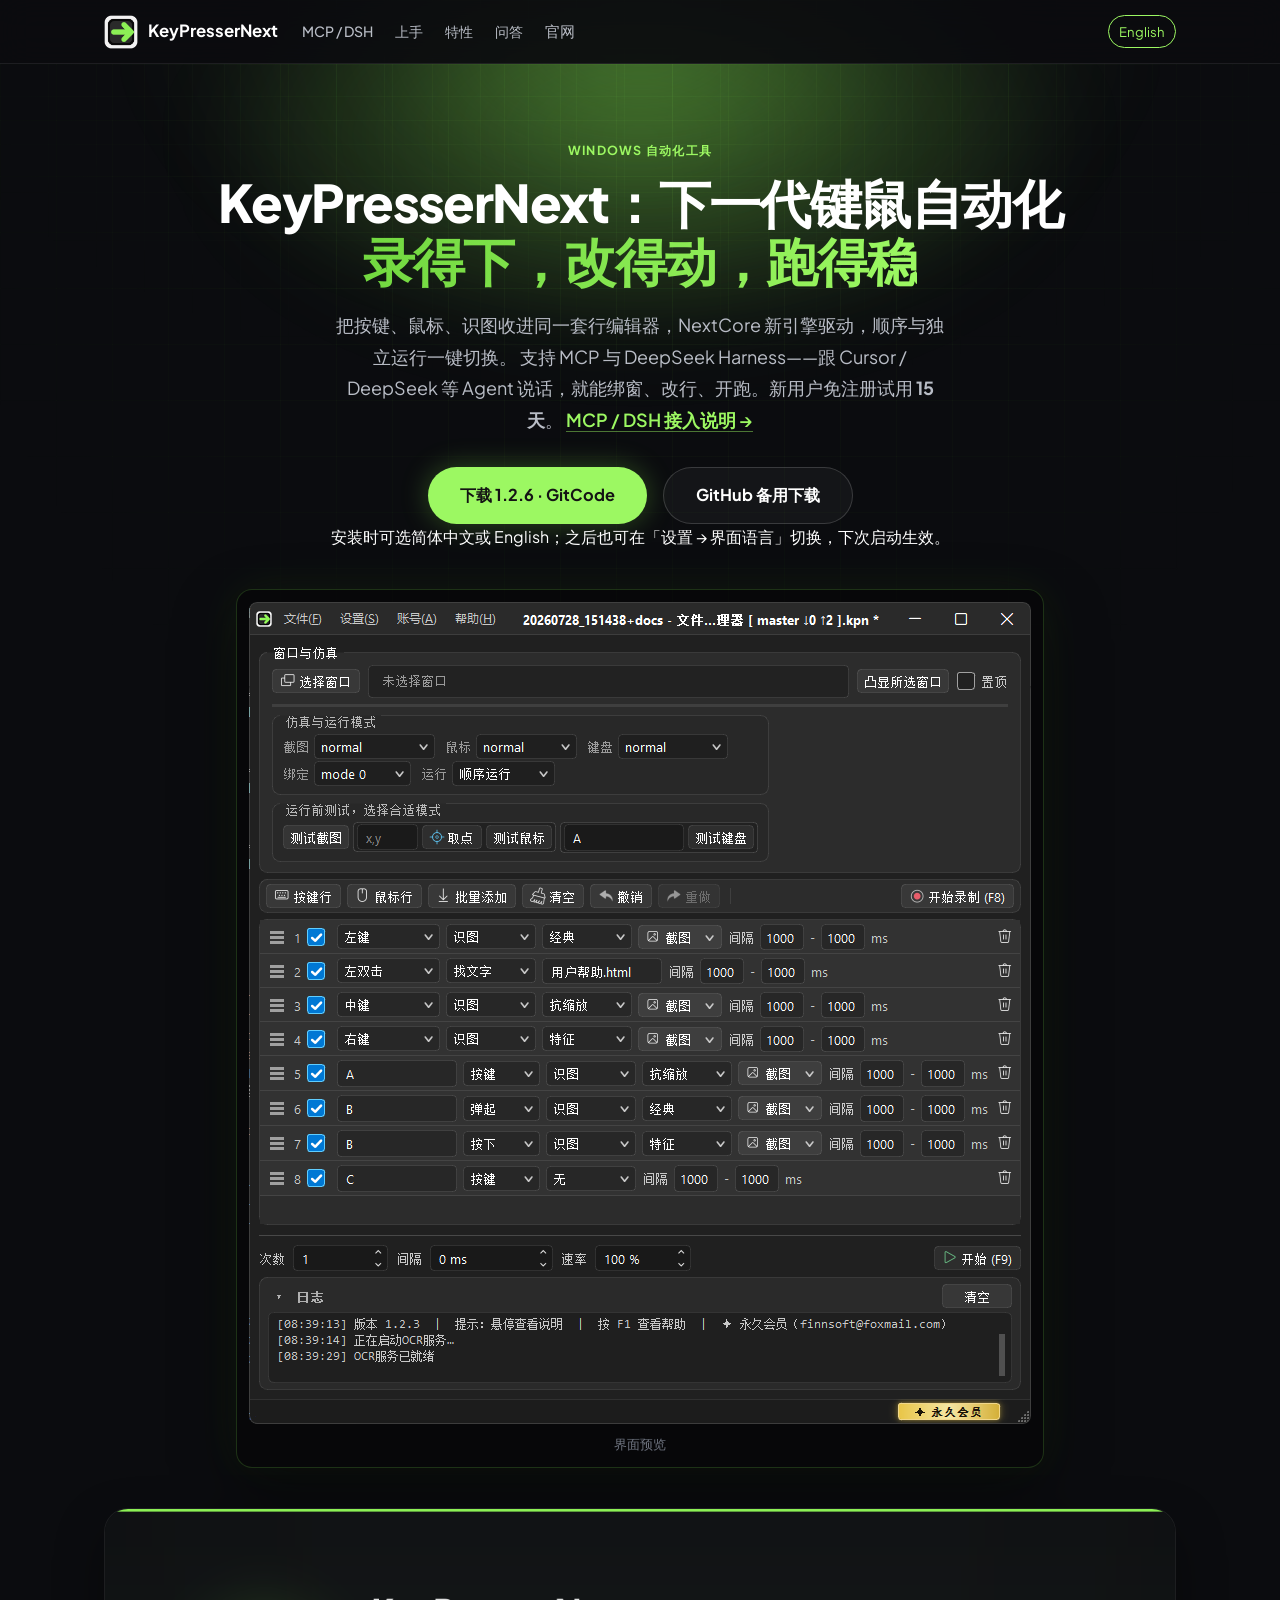
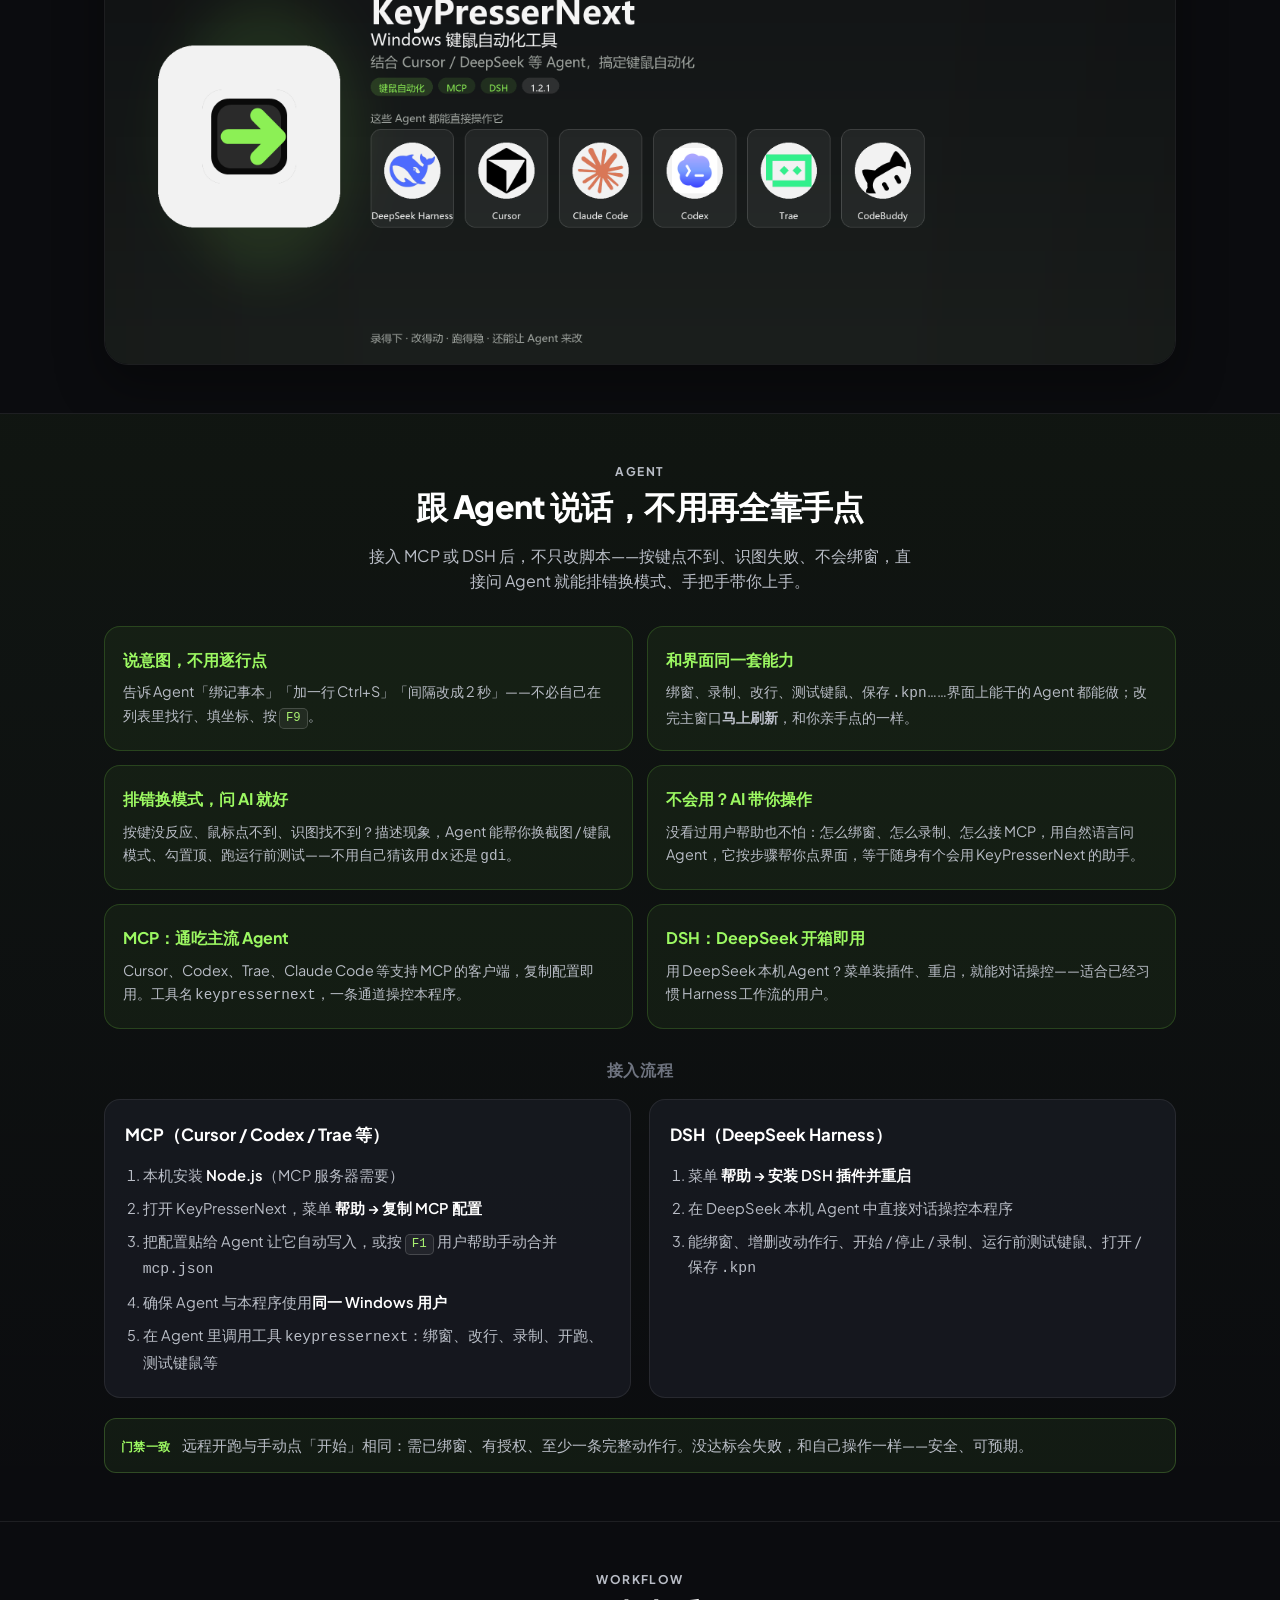
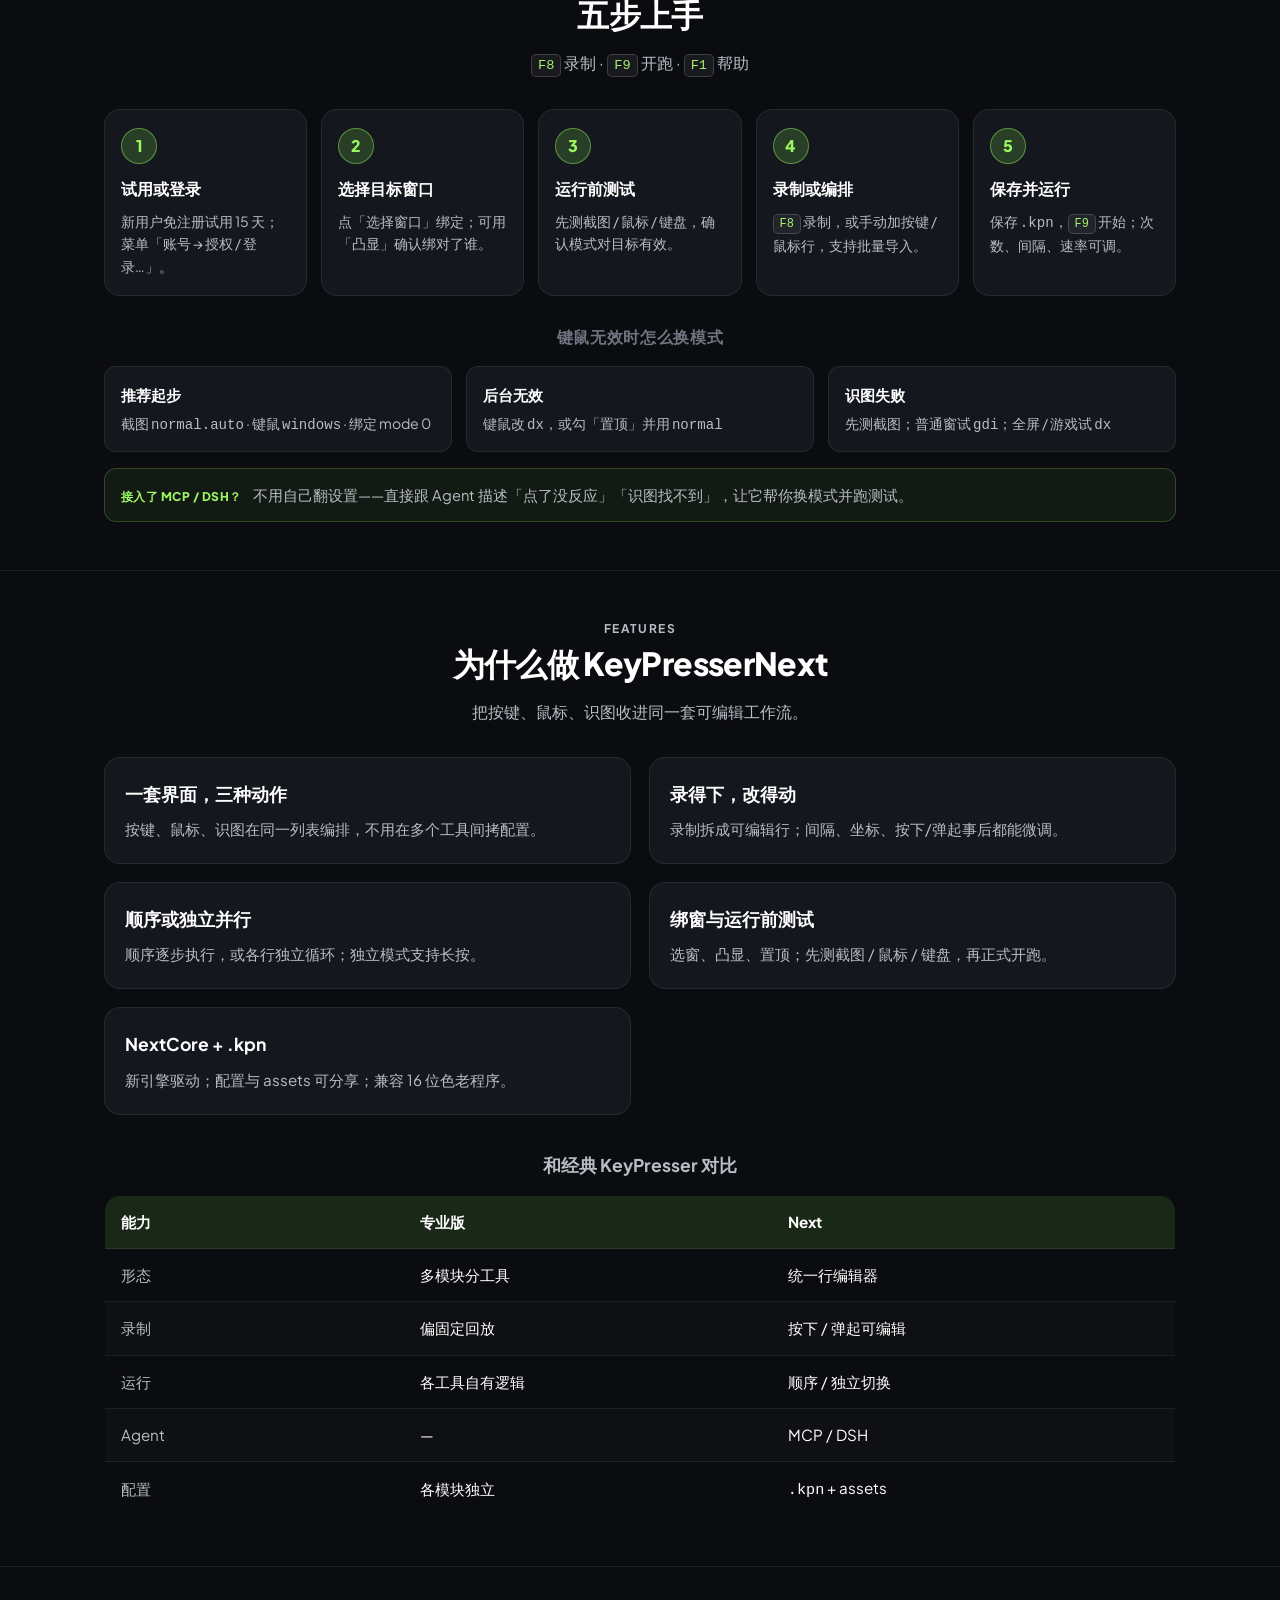
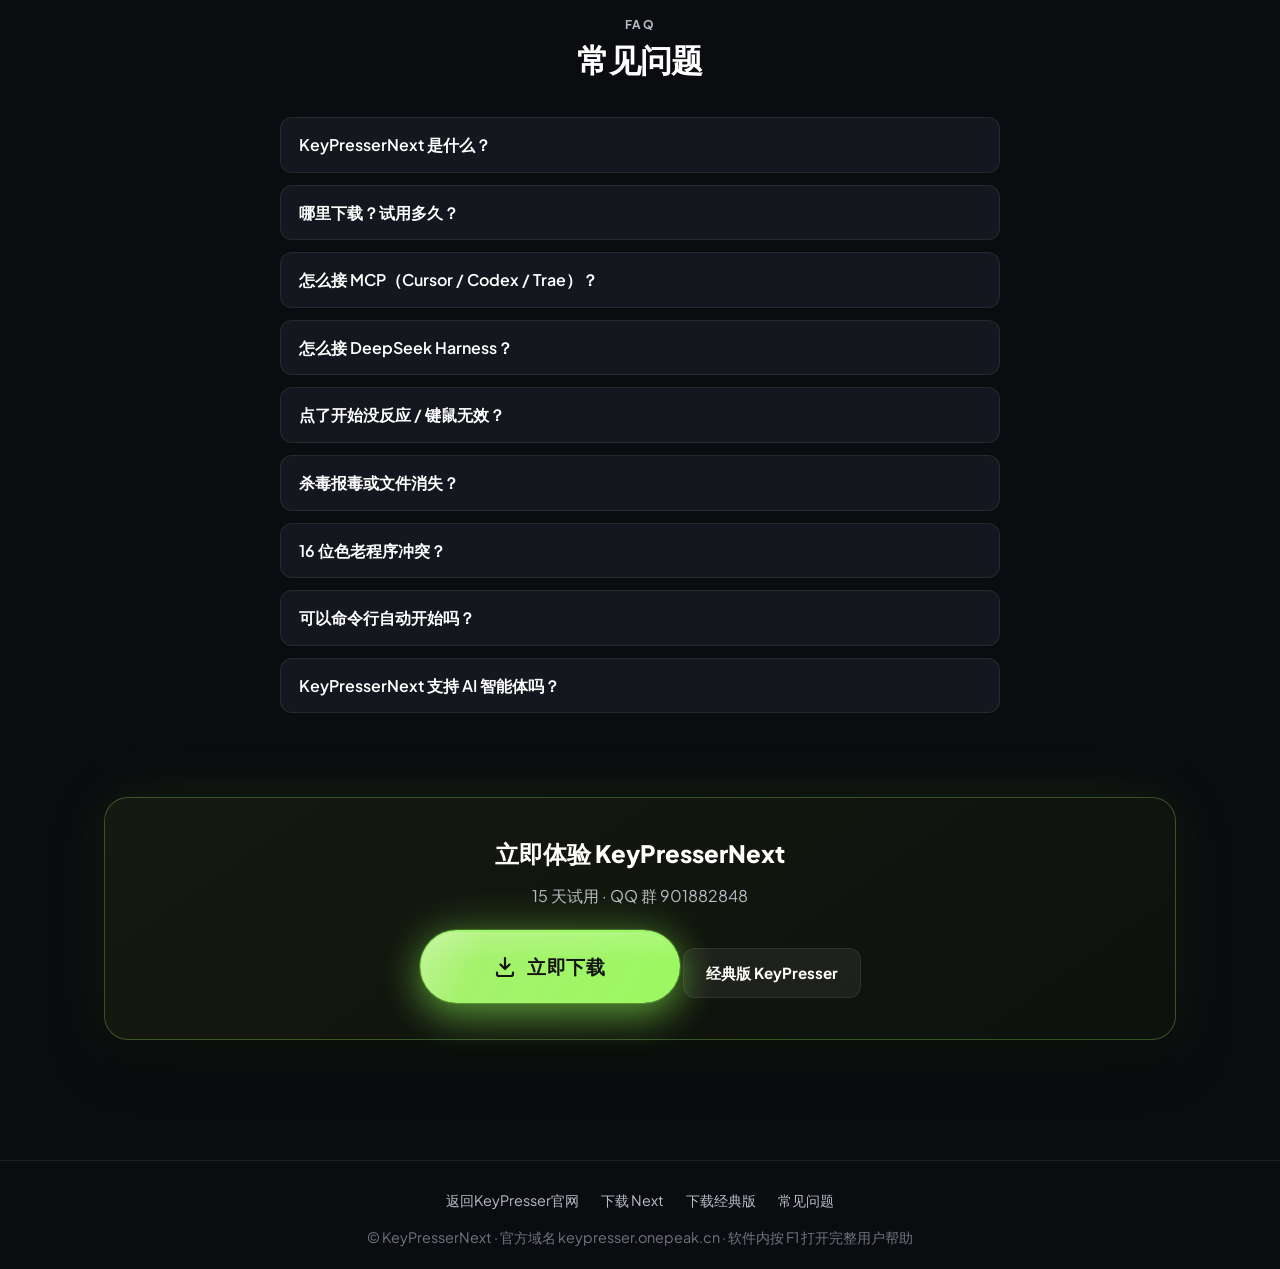
<file: index.html>
<!DOCTYPE html>
<html lang="zh-CN">
<head>
    <meta charset="UTF-8">
    <meta name="viewport" content="width=device-width, initial-scale=1.0">
    <title>KeyPresserNext 下载｜Windows 键鼠录制、动作编辑与 MCP</title>
    <meta name="description" content="下载 KeyPresserNext，在统一动作编辑器中录制、修改和回放 Windows 键鼠操作，支持识图、窗口绑定及 MCP，提供 15 天试用。">
    <meta name="author" content="KeyPresserNext">
    <meta name="robots" content="index,follow,max-image-preview:large,max-snippet:-1,max-video-preview:-1">
    <meta name="theme-color" content="#101208">
    <meta name="application-name" content="KeyPresserNext">
    <link rel="canonical" href="https://keypressernext.onepeak.cn/">
    <link rel="alternate" hreflang="zh-CN" href="https://keypressernext.onepeak.cn/">
    <link rel="alternate" hreflang="en" href="https://keypressernext.onepeak.cn/en.html">
    <link rel="alternate" hreflang="x-default" href="https://keypressernext.onepeak.cn/">
    <meta property="og:locale:alternate" content="en_US">
    <meta property="og:title" content="KeyPresserNext 下载｜Windows 键鼠录制、动作编辑与 MCP">
    <meta property="og:description" content="下载 KeyPresserNext，在统一动作编辑器中录制、修改和回放 Windows 键鼠操作，支持识图、窗口绑定及 MCP，提供 15 天试用。">
    <meta property="og:type" content="website">
    <meta property="og:url" content="https://keypressernext.onepeak.cn/">
    <meta property="og:site_name" content="KeyPresserNext">
    <meta property="og:locale" content="zh_CN">
    <meta property="og:image" content="https://cdn.jsdelivr.net/gh/wang161113/blogImage@main/img/keypresser-next-ui-1.2.0-dsh.png">
    <meta property="og:image:alt" content="KeyPresserNext 与 DeepSeek Harness 并排联用">
    <meta name="twitter:card" content="summary_large_image">
    <meta name="twitter:title" content="KeyPresserNext 下载｜Windows 键鼠录制、动作编辑与 MCP">
    <meta name="twitter:description" content="下载 KeyPresserNext，在统一动作编辑器中录制、修改和回放 Windows 键鼠操作，支持识图、窗口绑定及 MCP，提供 15 天试用。">
    <meta name="twitter:image" content="https://cdn.jsdelivr.net/gh/wang161113/blogImage@main/img/keypresser-next-ui-1.2.0-dsh.png">
    <meta name="twitter:image:alt" content="KeyPresserNext 与 DeepSeek Harness 联用预览">
    <link rel="icon" href="keypresser-next-logo.png" type="image/png">
    <link rel="shortcut icon" href="keypresser-next-logo.png" type="image/png">
    <link rel="apple-touch-icon" href="keypresser-next-logo.png">
    <link rel="alternate" type="text/plain" href="https://keypresser.onepeak.cn/llms.txt" title="LLM summary">
    <link rel="alternate" type="text/plain" href="https://keypresser.onepeak.cn/llms-full.txt" title="LLM full summary">
    <script type="application/ld+json">
    {
      "@context": "https://schema.org",
      "@graph": [
        {
          "@type": "Organization",
          "@id": "https://keypresser.onepeak.cn/#organization",
          "name": "KeyPresser",
          "url": "https://keypresser.onepeak.cn/",
          "logo": {
            "@type": "ImageObject",
            "url": "https://keypresser.onepeak.cn/logo.png"
          },
          "sameAs": [
            "https://keypresser.onepeak.cn/llms.txt"
          ]
        },
        {
          "@type": "WebSite",
          "@id": "https://keypresser.onepeak.cn/#website",
          "url": "https://keypresser.onepeak.cn/",
          "name": "KeyPresser 官网",
          "inLanguage": "zh-CN",
          "publisher": {
            "@id": "https://keypresser.onepeak.cn/#organization"
          }
        },
        {
          "@type": "WebPage",
          "@id": "https://keypressernext.onepeak.cn/#webpage",
          "url": "https://keypressernext.onepeak.cn/",
          "name": "KeyPresserNext - Windows 自动化行编辑器",
          "headline": "KeyPresserNext：MCP / Agent 直接操控键鼠自动化",
          "description": "KeyPresserNext：统一按键/鼠标/识图行编辑器，支持 MCP 与 DeepSeek Harness 联用、多 Agent 操控与 16 位色兼容；录制可改，顺序与独立运行切换，NextCore 引擎。现已开放下载，新用户可免注册试用 15 天。",
          "datePublished": "2026-07-21",
          "dateModified": "2026-11-22",
          "inLanguage": "zh-CN",
          "isPartOf": {
            "@id": "https://keypresser.onepeak.cn/#website"
          },
          "about": {
            "@id": "https://keypressernext.onepeak.cn/#keypressernext"
          },
          "mainEntity": {
            "@id": "https://keypressernext.onepeak.cn/#keypressernext"
          },
          "primaryImageOfPage": {
            "@type": "ImageObject",
            "url": "https://keypresser.onepeak.cn/keypresser-next-preview.png",
            "width": 782,
            "height": 822,
            "caption": "KeyPresserNext 主界面预览"
          },
          "speakable": {
            "@type": "SpeakableSpecification",
            "cssSelector": [
              ".hero-lead",
              ".faq-a",
              "h1"
            ]
          },
          "significantLink": [
            "https://gitcode.com/FinnWang/Keypressernext/releases/download/KeyPresserNext1.2.6/KeyPresserNext-1.2.6-setup.exe",
            "https://www.bilibili.com/video/BV1tk8c6tEES/",
            "https://keypresser.onepeak.cn/",
            "https://keypresser.onepeak.cn/llms.txt"
          ]
        },
        {
          "@type": "VideoObject",
          "@id": "https://keypressernext.onepeak.cn/#demo-video",
          "name": "KeyPresserNext：跟 DeepSeek Harness 说话，就能选窗、改行、开跑",
          "description": "演示 KeyPresserNext 与 DeepSeek Harness 联用：Agent 帮你选窗、改动作行、启动运行。",
          "uploadDate": "2026-08-20",
          "embedUrl": "https://player.bilibili.com/player.html?bvid=BV1tk8c6tEES",
          "contentUrl": "https://www.bilibili.com/video/BV1tk8c6tEES/",
          "thumbnailUrl": "https://cdn.jsdelivr.net/gh/wang161113/blogImage@main/img/keypresser-next-ui-1.2.0-dsh.png",
          "inLanguage": "zh-CN",
          "isPartOf": {
            "@id": "https://keypressernext.onepeak.cn/#webpage"
          }
        },
        {
          "@type": "SoftwareApplication",
          "@id": "https://keypressernext.onepeak.cn/#keypressernext",
          "name": "KeyPresserNext",
          "alternateName": [
            "KeyPresser Next",
            "KPNext",
            "按键助手 Next"
          ],
          "applicationCategory": "UtilitiesApplication",
          "applicationSubCategory": "Automation",
          "operatingSystem": "Windows 10, Windows 11",
          "softwareRequirements": "Windows 10 或更高版本",
          "softwareVersion": "1.2.6",
          "inLanguage": ["zh-CN", "en"],
          "isAccessibleForFree": true,
          "slogan": "录得下，改得动，跑得稳",
          "keywords": "KeyPresserNext,Windows自动化,行编辑器,识图按键,键鼠录制,NextCore,MCP,DeepSeek Harness,DSH,Cursor,16位色,后台按键",
          "featureList": [
            "统一按键 / 鼠标 / 识图行编辑器",
            "录制按下与弹起可分行编辑",
            "顺序运行与独立运行一键切换",
            "窗口绑定、置顶与运行前测试",
            "MCP：菜单「帮助 → 复制 MCP 配置」，工具名 keypressernext；需本机 Node，且与 Agent 同一 Windows 用户",
            "DeepSeek Harness（DSH）联用：Agent 可绑窗、改行、开跑、测试键鼠",
            "兼容 16 位色老程序（软件绘制，避免切回 32 位色）",
            "多种截图 / 键鼠 / 绑定模式（含 normal.auto、windows、dx 等）",
            "批量导入动作行",
            "默认快捷键 F8 录制 / F9 运行，可自定义",
            "命令行打开 .kpn 并 --autorun",
            "新安装免注册试用 15 天",
            "NextCore 新引擎",
            ".kpn 配置与同名 assets 资源目录"
          ],
          "screenshot": "https://keypresser.onepeak.cn/keypresser-next-preview.png",
          "description": "KeyPresserNext 是 KeyPresser 品牌下的下一代 Windows 自动化工具。支持 MCP 与 DeepSeek Harness：Cursor、Claude Code、Codex 等 Agent 可直接选窗、改行、开跑。核心定义：把按键、鼠标点击与识图收进同一套可编辑行列表；录制结果可微调；顺序运行与独立并行一键切换；由 NextCore 驱动。现已开放下载。",
          "url": "https://keypressernext.onepeak.cn/",
          "downloadUrl": "https://gitcode.com/FinnWang/Keypressernext/releases/download/KeyPresserNext1.2.6/KeyPresserNext-1.2.6-setup.exe",
          "installUrl": "https://gitcode.com/FinnWang/Keypressernext/releases/download/KeyPresserNext1.2.6/KeyPresserNext-1.2.6-setup.exe",
          "image": "https://keypresser.onepeak.cn/keypresser-next-preview.png",
          "publisher": {
            "@id": "https://keypresser.onepeak.cn/#organization"
          },
          "isRelatedTo": {
            "@type": "SoftwareApplication",
            "name": "KeyPresser 专业版",
            "url": "https://keypresser.onepeak.cn/#download",
            "operatingSystem": "Windows"
          },
          "offers": {
            "@type": "Offer",
            "name": "下载安装包（含 15 天试用）",
            "price": "0",
            "priceCurrency": "CNY",
            "availability": "https://schema.org/InStock",
            "url": "https://gitcode.com/FinnWang/Keypressernext/releases/download/KeyPresserNext1.2.6/KeyPresserNext-1.2.6-setup.exe",
            "description": "安装包免费下载；新用户免注册试用 15 天，长期使用需会员授权。"
          }
        },
        {
          "@type": "HowTo",
          "@id": "https://keypressernext.onepeak.cn/#howto",
          "name": "如何上手 KeyPresserNext",
          "description": "从试用登录、绑窗、运行前测试到录制运行，约 10 分钟完成首次脚本。",
          "totalTime": "PT10M",
          "estimatedCost": {
            "@type": "MonetaryAmount",
            "currency": "CNY",
            "value": "0"
          },
          "tool": {
            "@type": "HowToTool",
            "name": "KeyPresserNext（Windows）"
          },
          "step": [
            {
              "@type": "HowToStep",
              "position": 1,
              "name": "试用或登录",
              "text": "下载安装后，新用户可免注册试用 15 天；也可在「账号 → 授权 / 登录…」同步会员。"
            },
            {
              "@type": "HowToStep",
              "position": 2,
              "name": "选择目标窗口",
              "text": "点「选择窗口」绑定目标程序；可用「凸显所选窗口」确认，并可置顶。"
            },
            {
              "@type": "HowToStep",
              "position": 3,
              "name": "运行前测试",
              "text": "测试截图 / 鼠标 / 键盘，确认当前仿真模式对目标有效，结果见日志。"
            },
            {
              "@type": "HowToStep",
              "position": 4,
              "name": "录制或手动编排",
              "text": "按 F8 录制，或添加按键行 / 鼠标行；支持识图、取点与批量导入。"
            },
            {
              "@type": "HowToStep",
              "position": 5,
              "name": "保存并运行",
              "text": "保存为 .kpn（识图资源在同名 assets）。按 F9 开始，次数 / 间隔 / 速率可调；再按 F9 停止。"
            }
          ],
          "inLanguage": "zh-CN"
        },
        {
          "@type": "FAQPage",
          "@id": "https://keypressernext.onepeak.cn/#faq",
          "mainEntity": [
            {
              "@type": "Question",
              "name": "KeyPresserNext 是什么？",
              "acceptedAnswer": {
                "@type": "Answer",
                "text": "面向 Windows 的下一代自动化工具：按键、鼠标与识图收进同一套行编辑器；录制可改；顺序 / 独立切换；NextCore 驱动。支持 MCP（帮助 → 复制 MCP 配置，工具名 keypressernext）与 DSH。"
              }
            },
            {
              "@type": "Question",
              "name": "哪里下载？试用多久？",
              "acceptedAnswer": {
                "@type": "Answer",
                "text": "点本页的 GitCode 或 GitHub 下载按钮，或打开 安装包链接。新安装免注册试用 15 天。经典版仍在 官网。试用结束后，继续使用需要会员授权。"
              }
            },
            {
              "@type": "Question",
              "name": "怎么接 MCP（Cursor / Codex / Trae）？",
              "acceptedAnswer": {
                "@type": "Answer",
                "text": "菜单 帮助 → 复制 MCP 配置，贴给 Agent 或手动合并 mcp.json。需本机 Node；Agent 与本程序同一 Windows 用户。工具名 keypressernext。"
              }
            },
            {
              "@type": "Question",
              "name": "怎么接 DeepSeek Harness？",
              "acceptedAnswer": {
                "@type": "Answer",
                "text": "菜单 帮助 → 安装 DSH 插件并重启。"
              }
            },
            {
              "@type": "Question",
              "name": "点了开始没反应 / 键鼠无效？",
              "acceptedAnswer": {
                "@type": "Answer",
                "text": "先绑窗、确认授权、至少一条启用行。键鼠可改 dx / normal 或勾置顶；识图先「测试截图」。看日志。已接 MCP / DSH 的话，直接跟 Agent 描述现象，让它帮你换模式。"
              }
            },
            {
              "@type": "Question",
              "name": "杀毒报毒或文件消失？",
              "acceptedAnswer": {
                "@type": "Answer",
                "text": "多为误报。从隔离区还原 KeyPresserNext.exe / NextCore.dll，安装目录加入信任。"
              }
            },
            {
              "@type": "Question",
              "name": "16 位色老程序冲突？",
              "acceptedAnswer": {
                "@type": "Answer",
                "text": "设置勾选 兼容 16 位色程序；勾上后下次启动生效。"
              }
            },
            {
              "@type": "Question",
              "name": "可以命令行自动开始吗？",
              "acceptedAnswer": {
                "@type": "Answer",
                "text": "KeyPresserNext.exe \"D:\\foo.kpn\" --autorun。已打开则转到已有窗口。"
              }
            },
            {
              "@type": "Question",
              "name": "KeyPresserNext 支持 AI 智能体吗？",
              "acceptedAnswer": {
                "@type": "Answer",
                "text": "支持 MCP 和 DeepSeek Harness（DSH）。智能体可以绑定目标窗口、编辑动作行、运行脚本并测试键鼠输入。"
              }
            }
          ],
          "inLanguage": "zh-CN",
          "url": "https://keypressernext.onepeak.cn/#faq"
        },
        {
          "@type": "BreadcrumbList",
          "@id": "https://keypressernext.onepeak.cn/#breadcrumb",
          "itemListElement": [
            {
              "@type": "ListItem",
              "position": 1,
              "name": "首页",
              "item": "https://keypresser.onepeak.cn/"
            },
            {
              "@type": "ListItem",
              "position": 2,
              "name": "KeyPresserNext",
              "item": "https://keypressernext.onepeak.cn/"
            }
          ]
        }
      ]
    }
    </script>
    <link rel="preconnect" href="https://fonts.googleapis.com">
    <link rel="preconnect" href="https://fonts.gstatic.com" crossorigin>
    <link href="https://fonts.googleapis.com/css2?family=Plus+Jakarta+Sans:wght@400;500;600;700;800&display=swap" rel="stylesheet">
    <style>
        :root {
            --bg: #0b0c0f;
            --bg-muted: #14161b;
            --text: #ffffff;
            --text-secondary: #b9bdc6;
            --text-muted: #6f7480;
            --border: rgba(255, 255, 255, 0.08);
            --accent: #88F050;
            --accent-bright: #9CF862;
            --accent-dim: #72D840;
            --accent-deep: #58B830;
            --accent-soft: #A8F070;
            --accent-text: #141414;
            --accent-glow: rgba(136, 240, 80, 0.28);
            --radius: 16px;
            --radius-lg: 24px;
            --font: 'Plus Jakarta Sans', -apple-system, BlinkMacSystemFont, 'Segoe UI', 'Microsoft YaHei', sans-serif;
            --nav-h: 64px;
            --max-w: 1120px;
        }
        * { margin: 0; padding: 0; box-sizing: border-box; }
        html { scroll-behavior: smooth; }
        body {
            font-family: var(--font);
            background: var(--bg);
            color: var(--text);
            line-height: 1.6;
            min-height: 100vh;
        }
        a { color: var(--accent-bright); }
        .bg-scene {
            position: fixed;
            inset: 0;
            pointer-events: none;
            z-index: 0;
            overflow: hidden;
        }
        .bg-spotlight {
            position: absolute;
            width: 70%;
            height: 50%;
            left: 15%;
            top: -10%;
            background: radial-gradient(ellipse, var(--accent-glow) 0%, transparent 70%);
            filter: blur(40px);
        }
        .bg-mesh {
            position: absolute;
            inset: 0;
            background-image:
                linear-gradient(rgba(136, 240, 80, 0.05) 1px, transparent 1px),
                linear-gradient(90deg, rgba(136, 240, 80, 0.05) 1px, transparent 1px);
            background-size: 48px 48px;
            mask-image: radial-gradient(ellipse 80% 60% at 50% 0%, #000 10%, transparent 75%);
            -webkit-mask-image: radial-gradient(ellipse 80% 60% at 50% 0%, #000 10%, transparent 75%);
        }
        .container {
            max-width: var(--max-w);
            margin: 0 auto;
            padding: 0 24px;
            position: relative;
            z-index: 1;
        }
        .site-nav {
            position: sticky;
            top: 0;
            z-index: 1000;
            height: var(--nav-h);
            background: rgba(11, 12, 15, 0.82);
            backdrop-filter: blur(16px);
            -webkit-backdrop-filter: blur(16px);
            border-bottom: 1px solid var(--border);
        }
        .nav-inner {
            max-width: var(--max-w);
            margin: 0 auto;
            padding: 0 24px;
            height: 100%;
            display: flex;
            align-items: center;
            justify-content: space-between;
            gap: 24px;
        }
        .nav-brand {
            display: flex;
            align-items: center;
            gap: 10px;
            text-decoration: none;
            color: var(--text);
            font-weight: 700;
            font-size: 1.05em;
        }
        .nav-brand img {
            width: 34px;
            height: 34px;
            object-fit: contain;
        }
        .nav-links {
            display: flex;
            align-items: center;
            gap: 22px;
            flex-wrap: wrap;
        }
        .nav-links a {
            color: var(--text-secondary);
            text-decoration: none;
            font-size: 0.92em;
            font-weight: 500;
        }
        .nav-links a:hover,
        .nav-links a.is-active { color: var(--accent-bright); }

        .hero {
            text-align: center;
            padding: 72px 0 48px;
            position: relative;
            overflow: hidden;
            isolation: isolate;
        }
        .hero::before,
        .hero::after {
            content: '';
            position: absolute;
            pointer-events: none;
            z-index: 0;
        }
        .hero::before {
            width: 1000px;
            height: 560px;
            top: -300px;
            left: 50%;
            transform: translateX(-50%);
            background: radial-gradient(ellipse, rgba(136, 240, 80, 0.32) 0%, rgba(136, 240, 80, 0.08) 40%, transparent 72%);
            filter: blur(30px);
            animation: heroGlowPulse 8s ease-in-out infinite;
        }
        .hero::after {
            inset: 0;
            background-image:
                linear-gradient(rgba(136, 240, 80, 0.06) 1px, transparent 1px),
                linear-gradient(90deg, rgba(136, 240, 80, 0.06) 1px, transparent 1px);
            background-size: 56px 56px;
            mask-image: radial-gradient(ellipse 85% 60% at 50% 0%, #000 8%, transparent 72%);
            -webkit-mask-image: radial-gradient(ellipse 85% 60% at 50% 0%, #000 8%, transparent 72%);
            opacity: 0.85;
        }
        .hero > .container {
            position: relative;
            z-index: 1;
        }
        .hero .section-eyebrow {
            display: inline-block;
            font-size: 0.78em;
            font-weight: 700;
            letter-spacing: 0.1em;
            text-transform: uppercase;
            color: var(--accent-bright);
            margin-bottom: 12px;
        }
        .hero-title {
            font-size: clamp(2rem, 4.5vw, 3.25rem);
            font-weight: 800;
            line-height: 1.12;
            letter-spacing: -0.03em;
            color: var(--text);
            margin-bottom: 20px;
        }
        .hero-accent {
            background: linear-gradient(90deg, var(--accent-dim) 0%, var(--accent-bright) 100%);
            -webkit-background-clip: text;
            -webkit-text-fill-color: transparent;
            background-clip: text;
            font-weight: 800;
        }
        .hero-lead {
            font-size: 1.125rem;
            color: var(--text-secondary);
            max-width: 620px;
            margin: 0 auto;
            line-height: 1.75;
        }
        .hero-lead a {
            color: var(--accent-bright);
            font-weight: 600;
            text-decoration: none;
            border-bottom: 1px solid rgba(156, 248, 98, 0.45);
        }
        .hero-lead a:hover {
            color: var(--accent);
        }
        .hero-download-buttons {
            display: flex;
            justify-content: center;
            gap: 16px;
            margin-top: 32px;
            flex-wrap: wrap;
        }
        .download-btn {
            display: inline-flex;
            align-items: center;
            justify-content: center;
            gap: 10px;
            padding: 14px 32px;
            min-width: 168px;
            border-radius: 999px;
            text-decoration: none;
            font-size: 1.02em;
            font-weight: 700;
            transition: transform 0.2s ease, box-shadow 0.2s ease, background 0.2s ease, border-color 0.2s ease;
        }
        .download-btn.primary {
            background: var(--accent-bright);
            color: var(--accent-text);
            box-shadow: 0 0 28px rgba(136, 240, 80, 0.28);
        }
        .download-btn.primary:hover {
            background: var(--accent-soft);
            box-shadow: 0 0 36px rgba(156, 248, 98, 0.38);
            transform: translateY(-2px);
        }
        .download-btn.secondary {
            background: rgba(255, 255, 255, 0.04);
            color: var(--text);
            border: 1px solid rgba(255, 255, 255, 0.16);
        }
        .download-btn.secondary:hover {
            background: rgba(255, 255, 255, 0.08);
            border-color: rgba(255, 255, 255, 0.22);
            transform: translateY(-2px);
        }
        @keyframes heroGlowPulse {
            0%, 100% { opacity: 0.85; transform: translateX(-50%) scale(1); }
            50% { opacity: 1; transform: translateX(-50%) scale(1.04); }
        }
        .hero .preview-block {
            border-color: rgba(136, 240, 80, 0.18);
            box-shadow: 0 24px 64px rgba(0, 0, 0, 0.45), 0 0 48px rgba(136, 240, 80, 0.08);
        }
        .hero-promo {
            margin: 40px auto 0;
            max-width: 1120px;
            border-radius: var(--radius-lg);
            overflow: hidden;
            border: 1px solid rgba(255, 255, 255, 0.08);
            background: #0a0b0d;
            box-shadow: 0 20px 48px rgba(0, 0, 0, 0.35);
            cursor: zoom-in;
        }
        .hero-promo img {
            display: block;
            width: 100%;
            height: auto;
        }
        .feature-grid-tight .feature-card {
            padding: 22px 20px;
        }
        .feature-grid-tight .feature-num { display: none; }
        .btn {
            display: inline-flex;
            align-items: center;
            justify-content: center;
            gap: 10px;
            padding: 12px 22px;
            border-radius: 12px;
            font-weight: 700;
            font-size: 0.95rem;
            text-decoration: none;
            transition: transform 0.2s ease, filter 0.2s ease, box-shadow 0.2s ease;
        }
        .btn:hover { transform: translateY(-1px); filter: brightness(1.06); }
        .btn-primary {
            color: var(--accent-text);
            background: linear-gradient(135deg, var(--accent-dim), var(--accent-bright));
            box-shadow: 0 8px 24px rgba(136, 240, 80, 0.35);
        }
        .btn-download {
            position: relative;
            overflow: hidden;
            isolation: isolate;
            min-width: 260px;
            padding: 20px 44px;
            border-radius: 999px;
            font-size: 1.2rem;
            font-weight: 800;
            letter-spacing: 0.04em;
            color: var(--accent-text);
            border: 1px solid rgba(156, 248, 98, 0.35);
            background:
                linear-gradient(120deg, var(--accent-soft) 0%, var(--accent-bright) 42%, var(--accent) 78%, var(--accent-dim) 100%);
            background-size: 220% 220%;
            box-shadow:
                0 0 0 1px rgba(156, 248, 98, 0.25),
                0 14px 36px rgba(136, 240, 80, 0.45),
                0 0 48px rgba(136, 240, 80, 0.28);
            animation: downloadPulse 2.6s ease-in-out infinite, downloadSheen 5s linear infinite;
            transition: transform 0.22s ease, box-shadow 0.22s ease, filter 0.22s ease;
        }
        .btn-download::before {
            content: "";
            position: absolute;
            inset: -40% -60%;
            background: linear-gradient(
                105deg,
                transparent 35%,
                rgba(255, 255, 255, 0.38) 50%,
                transparent 65%
            );
            transform: translateX(-30%) rotate(8deg);
            animation: downloadSweep 3.2s ease-in-out infinite;
            pointer-events: none;
            z-index: 0;
        }
        .btn-download::after {
            content: "";
            position: absolute;
            inset: 1px;
            border-radius: inherit;
            background: linear-gradient(180deg, rgba(255,255,255,0.16), transparent 42%);
            pointer-events: none;
            z-index: 0;
        }
        .btn-download > * {
            position: relative;
            z-index: 1;
        }
        .btn-download .dl-icon {
            width: 1.25em;
            height: 1.25em;
            flex-shrink: 0;
        }
        .btn-download:hover {
            transform: translateY(-3px) scale(1.03);
            filter: brightness(1.08);
            box-shadow:
                0 0 0 1px rgba(168, 248, 112, 0.55),
                0 18px 44px rgba(136, 240, 80, 0.55),
                0 0 72px rgba(156, 248, 98, 0.42);
        }
        .btn-download:active {
            transform: translateY(-1px) scale(0.99);
        }
        .btn-download:focus-visible {
            outline: 2px solid var(--accent-bright);
            outline-offset: 4px;
        }
        @keyframes downloadPulse {
            0%, 100% {
                box-shadow:
                    0 0 0 1px rgba(156, 248, 98, 0.25),
                    0 14px 36px rgba(136, 240, 80, 0.42),
                    0 0 40px rgba(136, 240, 80, 0.24);
            }
            50% {
                box-shadow:
                    0 0 0 1px rgba(168, 248, 112, 0.45),
                    0 16px 42px rgba(136, 240, 80, 0.52),
                    0 0 64px rgba(156, 248, 98, 0.38);
            }
        }
        @keyframes downloadSheen {
            0% { background-position: 0% 50%; }
            50% { background-position: 100% 50%; }
            100% { background-position: 0% 50%; }
        }
        @keyframes downloadSweep {
            0%, 55% { transform: translateX(-40%) rotate(8deg); opacity: 0; }
            60% { opacity: 1; }
            78% { transform: translateX(40%) rotate(8deg); opacity: 0.85; }
            100% { transform: translateX(55%) rotate(8deg); opacity: 0; }
        }
        @media (prefers-reduced-motion: reduce) {
            .btn-download,
            .btn-download::before {
                animation: none;
            }
        }
        .btn-ghost {
            color: var(--text);
            background: rgba(255, 255, 255, 0.06);
            border: 1px solid var(--border);
        }
        .btn-disabled {
            color: rgba(255, 255, 255, 0.5);
            background: rgba(255, 255, 255, 0.06);
            border: 1px dashed rgba(255, 255, 255, 0.18);
            cursor: default;
            user-select: none;
        }
        .btn-disabled:hover { transform: none; filter: none; }

        .preview-block {
            width: fit-content;
            max-width: 100%;
            margin: 40px auto 0;
            padding: 12px;
            border-radius: 16px;
            border: 1px solid rgba(136, 240, 80, 0.14);
            background: rgba(0, 0, 0, 0.35);
            box-shadow: 0 24px 64px rgba(0, 0, 0, 0.45), 0 0 32px rgba(136, 240, 80, 0.06);
        }
        .preview-block img {
            display: block;
            width: 782px;
            height: 822px;
            max-width: none;
            border-radius: 8px;
            cursor: zoom-in;
        }
        .preview-caption {
            margin-top: 10px;
            font-size: 13px;
            color: var(--text-muted);
            text-align: center;
        }

        .section {
            padding: 48px 0;
            border-top: 1px solid var(--border);
            scroll-margin-top: calc(var(--nav-h) + 12px);
        }
        .section-agent {
            background: linear-gradient(180deg, rgba(136, 240, 80, 0.04) 0%, transparent 100%);
        }
        .section-head {
            text-align: center;
            margin-bottom: 32px;
        }
        .section-eyebrow {
            font-size: 12px;
            font-weight: 700;
            letter-spacing: 0.12em;
            text-transform: uppercase;
            color: var(--accent-bright);
            margin-bottom: 10px;
        }
        .section-head h2 {
            font-size: clamp(1.5rem, 3vw, 2rem);
            font-weight: 800;
            letter-spacing: -0.02em;
            margin-bottom: 10px;
        }
        .section-head p {
            color: var(--text-secondary);
            max-width: 34em;
            margin: 0 auto;
        }

        .feature-grid {
            display: grid;
            grid-template-columns: repeat(2, minmax(0, 1fr));
            gap: 18px;
        }
        .feature-card {
            padding: 22px 22px 20px;
            border-radius: var(--radius);
            background: rgba(26, 29, 36, 0.72);
            border: 1px solid var(--border);
        }
        .feature-card h3 {
            font-size: 1.1rem;
            font-weight: 700;
            margin-bottom: 8px;
        }
        .feature-card p {
            color: var(--text-secondary);
            font-size: 0.95rem;
            line-height: 1.65;
        }
        .feature-num {
            display: inline-block;
            font-size: 12px;
            font-weight: 700;
            color: var(--accent-bright);
            letter-spacing: 0.06em;
            margin-bottom: 8px;
        }

        .compare-table {
            width: 100%;
            border-collapse: collapse;
            font-size: 0.95rem;
            overflow: hidden;
            border-radius: var(--radius);
            border: 1px solid var(--border);
        }
        .compare-table th,
        .compare-table td {
            padding: 14px 16px;
            text-align: left;
            border-bottom: 1px solid var(--border);
        }
        .compare-table th {
            background: rgba(136, 240, 80, 0.12);
            font-weight: 700;
        }
        .compare-table tr:last-child td { border-bottom: none; }
        .compare-table td:first-child {
            color: var(--text-secondary);
            width: 28%;
        }
        .compare-table tbody tr:nth-child(even) {
            background: rgba(255, 255, 255, 0.02);
        }

        .steps {
            display: grid;
            grid-template-columns: repeat(3, minmax(0, 1fr));
            gap: 20px;
        }
        .step {
            text-align: center;
            padding: 8px 12px;
        }
        .step-n {
            width: 36px;
            height: 36px;
            margin: 0 auto 12px;
            border-radius: 50%;
            display: flex;
            align-items: center;
            justify-content: center;
            font-weight: 800;
            background: rgba(136, 240, 80, 0.18);
            border: 1px solid rgba(156, 248, 98, 0.45);
            color: var(--accent-bright);
        }
        .step h3 {
            font-size: 1.05rem;
            margin-bottom: 6px;
        }
        .step p {
            color: var(--text-secondary);
            font-size: 0.92rem;
        }

        .cta-band {
            margin: 24px 0 72px;
            padding: 36px 28px;
            border-radius: var(--radius-lg);
            text-align: center;
            background:
                linear-gradient(145deg, rgba(22, 26, 18, 0.95) 0%, rgba(14, 18, 12, 0.98) 100%);
            border: 1px solid rgba(156, 248, 98, 0.28);
            box-shadow: 0 20px 50px rgba(0, 0, 0, 0.35), 0 0 60px rgba(136, 240, 80, 0.1);
        }
        .cta-band h2 {
            font-size: 1.5rem;
            font-weight: 800;
            margin-bottom: 10px;
        }
        .cta-band p {
            color: var(--text-secondary);
            margin-bottom: 22px;
        }
        .cta-band .qq {
            display: inline-block;
            margin-top: 14px;
            padding: 10px 16px;
            border-radius: 10px;
            background: rgba(136, 240, 80, 0.15);
            border: 1px solid rgba(156, 248, 98, 0.35);
            font-weight: 600;
            user-select: text;
        }

        .faq-list {
            max-width: 720px;
            margin: 0 auto;
        }
        .faq-list details {
            border: 1px solid var(--border);
            border-radius: 12px;
            background: rgba(26, 29, 36, 0.72);
            margin-bottom: 12px;
            padding: 0;
        }
        .faq-list summary {
            cursor: pointer;
            padding: 14px 18px;
            font-weight: 600;
            list-style: none;
        }
        .faq-list summary::-webkit-details-marker { display: none; }
        .faq-list .faq-a {
            padding: 0 18px 14px;
            color: var(--text-secondary);
            font-size: 0.95rem;
            line-height: 1.65;
        }

        footer {
            border-top: 1px solid var(--border);
            padding: 28px 0;
            color: var(--text-muted);
            font-size: 0.9rem;
            text-align: center;
            position: relative;
            z-index: 1;
        }
        footer a {
            color: var(--text-secondary);
            text-decoration: none;
            margin: 0 10px;
        }
        footer a:hover { color: var(--accent-bright); }

        .image-modal {
            display: none;
            position: fixed;
            z-index: 10000;
            inset: 0;
            background: rgba(0, 0, 0, 0.9);
        }
        .image-modal-content {
            max-width: 90%;
            max-height: 90%;
            position: absolute;
            top: 50%;
            left: 50%;
            transform: translate(-50%, -50%);
        }
        .close-modal {
            position: absolute;
            top: 20px;
            right: 35px;
            color: #fff;
            font-size: 40px;
            font-weight: bold;
            cursor: pointer;
            z-index: 10001;
        }

        @media (max-width: 800px) {
            .feature-grid,
            .steps { grid-template-columns: 1fr; }
            .hero { padding: 48px 0 32px; }
            .hero-title { font-size: clamp(1.75rem, 6vw, 2.5rem); }
            .hero-lead { font-size: 1rem; }
            .download-btn {
                min-width: min(100%, 200px);
                width: 100%;
                max-width: 280px;
            }
            .hero-promo { border-radius: 14px; }
            .preview-block img {
                width: 100%;
                height: auto;
                max-width: 782px;
            }
            .nav-links { gap: 14px; }
            .compare-table { font-size: 0.85rem; }
            .compare-table th,
            .compare-table td { padding: 10px 12px; }
            .btn-download {
                min-width: min(100%, 280px);
                width: 100%;
                max-width: 320px;
                padding: 18px 28px;
                font-size: 1.1rem;
            }
        }
        /* enrich:start */
        kbd {
            display: inline-block;
            padding: 1px 6px;
            border-radius: 5px;
            border: 1px solid rgba(255, 255, 255, 0.16);
            background: rgba(255, 255, 255, 0.06);
            font-family: Consolas, "Cascadia Mono", "Courier New", monospace;
            font-size: 0.85em;
            line-height: 1.4;
            color: var(--accent-soft);
        }
        .chip-row {
            display: flex;
            flex-wrap: wrap;
            gap: 8px;
            justify-content: center;
            margin: 0 auto 28px;
            max-width: 720px;
        }
        .chip {
            display: inline-flex;
            align-items: center;
            gap: 6px;
            padding: 6px 12px;
            border-radius: 999px;
            font-size: 12.5px;
            font-weight: 600;
            color: var(--text-secondary);
            background: rgba(255, 255, 255, 0.04);
            border: 1px solid var(--border);
        }
        .chip em {
            font-style: normal;
            color: var(--accent-bright);
            font-weight: 800;
        }
        .cap-grid {
            display: grid;
            grid-template-columns: repeat(3, minmax(0, 1fr));
            gap: 18px;
        }
        .cap-card {
            padding: 22px;
            border-radius: var(--radius);
            background: rgba(26, 29, 36, 0.72);
            border: 1px solid var(--border);
        }
        .cap-card h3 {
            font-size: 1.05rem;
            font-weight: 700;
            margin-bottom: 10px;
        }
        .cap-card ul {
            margin: 0;
            padding-left: 1.1em;
            color: var(--text-secondary);
            font-size: 0.92rem;
            line-height: 1.7;
        }
        .cap-card li + li { margin-top: 4px; }
        .kv-grid {
            display: grid;
            gap: 10px;
            max-width: 860px;
            margin: 0 auto;
        }
        .kv-item {
            display: grid;
            grid-template-columns: 140px minmax(0, 1fr);
            gap: 12px;
            padding: 12px 16px;
            border-radius: 12px;
            background: rgba(26, 29, 36, 0.72);
            border: 1px solid var(--border);
            align-items: start;
        }
        .kv-item .k {
            font-weight: 700;
            font-size: 0.92rem;
            color: #fff;
        }
        .kv-item .v {
            color: var(--text-secondary);
            font-size: 0.92rem;
            line-height: 1.6;
        }
        .mode-grid {
            display: grid;
            grid-template-columns: repeat(3, minmax(0, 1fr));
            gap: 14px;
            margin-top: 8px;
        }
        .mode-card {
            padding: 16px 16px 14px;
            border-radius: 12px;
            background: rgba(26, 29, 36, 0.72);
            border: 1px solid var(--border);
        }
        .mode-card .name {
            font-weight: 700;
            font-size: 0.95rem;
            margin-bottom: 6px;
            display: flex;
            align-items: center;
            gap: 8px;
            flex-wrap: wrap;
        }
        .mode-card p {
            color: var(--text-secondary);
            font-size: 0.88rem;
            line-height: 1.55;
            margin: 0;
        }
        .badge {
            display: inline-block;
            padding: 2px 8px;
            border-radius: 999px;
            font-size: 11px;
            font-weight: 700;
            color: var(--accent-bright);
            background: rgba(136, 240, 80, 0.15);
            border: 1px solid rgba(156, 248, 98, 0.32);
        }
        .callout {
            max-width: 860px;
            margin: 20px auto 0;
            padding: 14px 16px;
            border-radius: 12px;
            border: 1px solid rgba(156, 248, 98, 0.22);
            background: rgba(136, 240, 80, 0.06);
            color: var(--text-secondary);
            font-size: 0.92rem;
            line-height: 1.65;
        }
        .callout.warn {
            border-color: rgba(201, 162, 39, 0.35);
            background: rgba(201, 162, 39, 0.08);
        }
        .callout .lbl {
            display: inline-block;
            font-weight: 800;
            color: var(--accent-bright);
            margin-right: 8px;
            font-size: 12px;
            letter-spacing: 0.04em;
            text-transform: uppercase;
        }
        .callout.warn .lbl { color: #e6c86a; }
        .trial-band {
            display: grid;
            grid-template-columns: 1.2fr 1fr;
            gap: 18px;
            align-items: stretch;
        }
        .trial-card {
            padding: 24px;
            border-radius: var(--radius);
            background: rgba(26, 29, 36, 0.72);
            border: 1px solid var(--border);
        }
        .trial-card h3 {
            font-size: 1.1rem;
            margin-bottom: 10px;
        }
        .trial-card p,
        .trial-card li {
            color: var(--text-secondary);
            font-size: 0.94rem;
            line-height: 1.65;
        }
        .trial-card ul {
            margin: 8px 0 0;
            padding-left: 1.15em;
        }
        .trial-card li + li { margin-top: 6px; }
        .hotkey-row {
            display: flex;
            flex-wrap: wrap;
            gap: 10px;
            justify-content: center;
            margin-top: 28px;
        }
        .hotkey-pill {
            display: inline-flex;
            align-items: center;
            gap: 8px;
            padding: 8px 14px;
            border-radius: 10px;
            background: rgba(255, 255, 255, 0.04);
            border: 1px solid var(--border);
            font-size: 0.9rem;
            color: var(--text-secondary);
        }
        .hotkey-pill strong { color: #fff; font-weight: 700; }
        .steps-5 {
            display: grid;
            grid-template-columns: repeat(5, minmax(0, 1fr));
            gap: 14px;
        }
        .step-rich {
            text-align: left;
            padding: 18px 16px;
            border-radius: var(--radius);
            background: rgba(26, 29, 36, 0.72);
            border: 1px solid var(--border);
        }
        .step-rich .step-n {
            margin: 0 0 12px;
        }
        .step-rich h3 {
            font-size: 1rem;
            margin-bottom: 8px;
        }
        .step-rich p {
            color: var(--text-secondary);
            font-size: 0.88rem;
            line-height: 1.6;
        }
        .agent-flow-grid {
            display: grid;
            grid-template-columns: repeat(2, minmax(0, 1fr));
            gap: 18px;
            margin-bottom: 20px;
        }
        .agent-benefits {
            display: grid;
            grid-template-columns: repeat(2, minmax(0, 1fr));
            gap: 14px;
            margin-bottom: 28px;
        }
        .agent-benefit {
            padding: 20px 18px;
            border-radius: var(--radius);
            background: rgba(136, 240, 80, 0.05);
            border: 1px solid rgba(136, 240, 80, 0.18);
        }
        .agent-benefit h3 {
            font-size: 1rem;
            margin-bottom: 8px;
            color: var(--accent-bright);
        }
        .agent-benefit p {
            color: var(--text-secondary);
            font-size: 0.9rem;
            line-height: 1.65;
            margin: 0;
        }
        .agent-flow-title {
            font-size: 1rem;
            font-weight: 700;
            color: var(--text-muted);
            text-align: center;
            margin-bottom: 16px;
            letter-spacing: 0.04em;
            text-transform: uppercase;
        }
        .compare-inline {
            margin-top: 36px;
        }
        .compare-inline h3 {
            text-align: center;
            font-size: 1.1rem;
            font-weight: 700;
            margin-bottom: 16px;
            color: var(--text-secondary);
        }
        .workflow-modes {
            margin-top: 28px;
        }
        .workflow-modes .mode-grid {
            margin-top: 0;
        }
        .agent-flow-card {
            padding: 22px 20px;
            border-radius: var(--radius);
            background: rgba(26, 29, 36, 0.72);
            border: 1px solid var(--border);
        }
        .agent-flow-card h3 {
            font-size: 1.05rem;
            margin-bottom: 14px;
        }
        .agent-steps {
            margin: 0;
            padding-left: 1.2em;
            color: var(--text-secondary);
            font-size: 0.92rem;
            line-height: 1.7;
        }
        .agent-steps li + li { margin-top: 8px; }
        .agent-steps strong { color: #fff; font-weight: 600; }
        .nav-links a[href^="#"] { font-size: 0.88em; }
        @media (max-width: 980px) {
            .cap-grid,
            .mode-grid,
            .trial-band,
            .steps-5,
            .agent-flow-grid,
            .agent-benefits { grid-template-columns: 1fr; }
            .kv-item { grid-template-columns: 1fr; gap: 4px; }
        }
        @media (max-width: 800px) {
            .nav-links a[href^="#"] { display: none; }
        }
        /* enrich:end */
    </style>
    <link rel="stylesheet" href="language.css">
    <script src="language.js" defer></script>
</head>
<body>
    <div class="bg-scene" aria-hidden="true">
        <div class="bg-spotlight"></div>
        <div class="bg-mesh"></div>
    </div>

    <nav class="site-nav">
        <div class="nav-inner">
            <a href="index.html" class="nav-brand">
                <img src="keypresser-next-logo.png" alt="KeyPresserNext">
                <span>KeyPresserNext</span>
            </a>
            <div class="nav-links">
                <a href="#agent">MCP / DSH</a>
                <a href="#workflow">上手</a>
                <a href="#features">特性</a>
                <a href="#faq">问答</a>
                <a href="https://keypresser.onepeak.cn/index.html">官网</a>
            </div>
            <a class="language-switch" href="en.html" lang="en" hreflang="en">English</a>
        </div>
    </nav>

    <header class="hero">
        <div class="container">
            <p class="section-eyebrow">Windows 自动化工具</p>
            <h1 class="hero-title">KeyPresserNext：下一代键鼠自动化<br><span class="hero-accent">录得下，改得动，跑得稳</span></h1>
            <p class="hero-lead">
                把按键、鼠标、识图收进同一套行编辑器，NextCore 新引擎驱动，顺序与独立运行一键切换。
                支持 MCP 与 DeepSeek Harness——跟 Cursor / DeepSeek 等 Agent 说话，就能绑窗、改行、开跑。新用户免注册试用 <strong>15 天</strong>。
                <a href="#agent">MCP / DSH 接入说明 →</a>
            </p>
            <div class="hero-download-buttons">
                <a id="download" class="download-btn primary" href="https://gitcode.com/FinnWang/Keypressernext/releases/download/KeyPresserNext1.2.6/KeyPresserNext-1.2.6-setup.exe" target="_blank" rel="noopener noreferrer">下载 1.2.6 · GitCode</a>
                <a class="download-btn secondary" href="https://github.com/FinnWang-CN/KeyPresserNext/releases/download/KeyPresserNext1.2.6/KeyPresserNext-1.2.6-setup.exe" target="_blank" rel="noopener noreferrer">GitHub 备用下载</a>
            </div>
            <p>安装时可选简体中文或 English；之后也可在「设置 → 界面语言」切换，下次启动生效。</p>
            <div class="preview-block">
                <img src="keypresser-next-preview.png" alt="KeyPresserNext 主界面：窗口绑定、动作行列表、运行参数与日志" width="782" height="822" loading="eager" onclick="openImageModal(this.src)">
                <p class="preview-caption">界面预览</p>
            </div>
            <div class="hero-promo" onclick="openImageModal(this.querySelector('img').src)">
                <img
                    src="keypresser-next-promo-1.2.1.png"
                    alt="KeyPresserNext：MCP / DSH，DeepSeek Harness、Cursor、Claude Code、Codex、Trae、CodeBuddy 均可直接操作"
                    width="2820"
                    height="1200"
                    loading="lazy"
                >
            </div>
        </div>
    </header>

    <section class="section section-agent" id="agent">
        <div class="container">
            <div class="section-head">
                <p class="section-eyebrow">Agent</p>
                <h2>跟 Agent 说话，不用再全靠手点</h2>
                <p>接入 MCP 或 DSH 后，不只改脚本——按键点不到、识图失败、不会绑窗，直接问 Agent 就能排错换模式、手把手带你上手。</p>
            </div>
            <div class="agent-benefits">
                <article class="agent-benefit">
                    <h3>说意图，不用逐行点</h3>
                    <p>告诉 Agent「绑记事本」「加一行 Ctrl+S」「间隔改成 2 秒」——不必自己在列表里找行、填坐标、按 <kbd>F9</kbd>。</p>
                </article>
                <article class="agent-benefit">
                    <h3>和界面同一套能力</h3>
                    <p>绑窗、录制、改行、测试键鼠、保存 <code>.kpn</code>……界面上能干的 Agent 都能做；改完主窗口<strong>马上刷新</strong>，和你亲手点的一样。</p>
                </article>
                <article class="agent-benefit">
                    <h3>排错换模式，问 AI 就好</h3>
                    <p>按键没反应、鼠标点不到、识图找不到？描述现象，Agent 能帮你换截图 / 键鼠模式、勾置顶、跑运行前测试——不用自己猜该用 <code>dx</code> 还是 <code>gdi</code>。</p>
                </article>
                <article class="agent-benefit">
                    <h3>不会用？AI 带你操作</h3>
                    <p>没看过用户帮助也不怕：怎么绑窗、怎么录制、怎么接 MCP，用自然语言问 Agent，它按步骤帮你点界面，等于随身有个会用 KeyPresserNext 的助手。</p>
                </article>
                <article class="agent-benefit">
                    <h3>MCP：通吃主流 Agent</h3>
                    <p>Cursor、Codex、Trae、Claude Code 等支持 MCP 的客户端，复制配置即用。工具名 <code>keypressernext</code>，一条通道操控本程序。</p>
                </article>
                <article class="agent-benefit">
                    <h3>DSH：DeepSeek 开箱即用</h3>
                    <p>用 DeepSeek 本机 Agent？菜单装插件、重启，就能对话操控——适合已经习惯 Harness 工作流的用户。</p>
                </article>
            </div>
            <p class="agent-flow-title">接入流程</p>
            <div class="agent-flow-grid">
                <article class="agent-flow-card">
                    <h3>MCP（Cursor / Codex / Trae 等）</h3>
                    <ol class="agent-steps">
                        <li>本机安装 <strong>Node.js</strong>（MCP 服务器需要）</li>
                        <li>打开 KeyPresserNext，菜单 <strong>帮助 → 复制 MCP 配置</strong></li>
                        <li>把配置贴给 Agent 让它自动写入，或按 <kbd>F1</kbd> 用户帮助手动合并 <code>mcp.json</code></li>
                        <li>确保 Agent 与本程序使用<strong>同一 Windows 用户</strong></li>
                        <li>在 Agent 里调用工具 <code>keypressernext</code>：绑窗、改行、录制、开跑、测试键鼠等</li>
                    </ol>
                </article>
                <article class="agent-flow-card">
                    <h3>DSH（DeepSeek Harness）</h3>
                    <ol class="agent-steps">
                        <li>菜单 <strong>帮助 → 安装 DSH 插件并重启</strong></li>
                        <li>在 DeepSeek 本机 Agent 中直接对话操控本程序</li>
                        <li>能绑窗、增删改动作行、开始 / 停止 / 录制、运行前测试键鼠、打开 / 保存 <code>.kpn</code></li>
                    </ol>
                </article>
            </div>
            <div class="callout" style="max-width: none;">
                <span class="lbl">门禁一致</span>
                远程开跑与手动点「开始」相同：需已绑窗、有授权、至少一条完整动作行。没达标会失败，和自己操作一样——安全、可预期。
            </div>
        </div>
    </section>

    <section class="section" id="workflow">
        <div class="container">
            <div class="section-head">
                <p class="section-eyebrow">Workflow</p>
                <h2>五步上手</h2>
                <p><kbd>F8</kbd> 录制 · <kbd>F9</kbd> 开跑 · <kbd>F1</kbd> 帮助</p>
            </div>
            <div class="steps-5">
                <div class="step-rich">
                    <div class="step-n">1</div>
                    <h3>试用或登录</h3>
                    <p>新用户免注册试用 15 天；菜单「账号 → 授权 / 登录…」。</p>
                </div>
                <div class="step-rich">
                    <div class="step-n">2</div>
                    <h3>选择目标窗口</h3>
                    <p>点「选择窗口」绑定；可用「凸显」确认绑对了谁。</p>
                </div>
                <div class="step-rich">
                    <div class="step-n">3</div>
                    <h3>运行前测试</h3>
                    <p>先测截图 / 鼠标 / 键盘，确认模式对目标有效。</p>
                </div>
                <div class="step-rich">
                    <div class="step-n">4</div>
                    <h3>录制或编排</h3>
                    <p><kbd>F8</kbd> 录制，或手动加按键 / 鼠标行，支持批量导入。</p>
                </div>
                <div class="step-rich">
                    <div class="step-n">5</div>
                    <h3>保存并运行</h3>
                    <p>保存 <code>.kpn</code>，<kbd>F9</kbd> 开始；次数、间隔、速率可调。</p>
                </div>
            </div>
            <div class="workflow-modes">
                <p class="agent-flow-title">键鼠无效时怎么换模式</p>
                <div class="mode-grid">
                    <div class="mode-card">
                        <div class="name">推荐起步</div>
                        <p>截图 <code>normal.auto</code> · 键鼠 <code>windows</code> · 绑定 mode 0</p>
                    </div>
                    <div class="mode-card">
                        <div class="name">后台无效</div>
                        <p>键鼠改 <code>dx</code>，或勾「置顶」并用 <code>normal</code></p>
                    </div>
                    <div class="mode-card">
                        <div class="name">识图失败</div>
                        <p>先测截图；普通窗试 <code>gdi</code>；全屏 / 游戏试 <code>dx</code></p>
                    </div>
                </div>
                <div class="callout" style="max-width: none; margin-top: 16px;">
                    <span class="lbl">接入了 MCP / DSH？</span>
                    不用自己翻设置——直接跟 Agent 描述「点了没反应」「识图找不到」，让它帮你换模式并跑测试。
                </div>
            </div>
        </div>
    </section>

    <section class="section" id="features">
        <div class="container">
            <div class="section-head">
                <p class="section-eyebrow">Features</p>
                <h2>为什么做 KeyPresserNext</h2>
                <p>把按键、鼠标、识图收进同一套可编辑工作流。</p>
            </div>
            <div class="feature-grid feature-grid-tight">
                <article class="feature-card">
                    <h3>一套界面，三种动作</h3>
                    <p>按键、鼠标、识图在同一列表编排，不用在多个工具间拷配置。</p>
                </article>
                <article class="feature-card">
                    <h3>录得下，改得动</h3>
                    <p>录制拆成可编辑行；间隔、坐标、按下/弹起事后都能微调。</p>
                </article>
                <article class="feature-card">
                    <h3>顺序或独立并行</h3>
                    <p>顺序逐步执行，或各行独立循环；独立模式支持长按。</p>
                </article>
                <article class="feature-card">
                    <h3>绑窗与运行前测试</h3>
                    <p>选窗、凸显、置顶；先测截图 / 鼠标 / 键盘，再正式开跑。</p>
                </article>
                <article class="feature-card">
                    <h3>NextCore + .kpn</h3>
                    <p>新引擎驱动；配置与 assets 可分享；兼容 16 位色老程序。</p>
                </article>
            </div>
            <div class="compare-inline">
                <h3>和经典 KeyPresser 对比</h3>
                <table class="compare-table">
                    <thead>
                        <tr>
                            <th>能力</th>
                            <th>专业版</th>
                            <th>Next</th>
                        </tr>
                    </thead>
                    <tbody>
                        <tr>
                            <td>形态</td>
                            <td>多模块分工具</td>
                            <td>统一行编辑器</td>
                        </tr>
                        <tr>
                            <td>录制</td>
                            <td>偏固定回放</td>
                            <td>按下 / 弹起可编辑</td>
                        </tr>
                        <tr>
                            <td>运行</td>
                            <td>各工具自有逻辑</td>
                            <td>顺序 / 独立切换</td>
                        </tr>
                        <tr>
                            <td>Agent</td>
                            <td>—</td>
                            <td>MCP / DSH</td>
                        </tr>
                        <tr>
                            <td>配置</td>
                            <td>各模块独立</td>
                            <td><code>.kpn</code> + assets</td>
                        </tr>
                    </tbody>
                </table>
            </div>
        </div>
    </section>

    <section class="section" id="faq">
        <div class="container">
            <div class="section-head">
                <p class="section-eyebrow">FAQ</p>
                <h2>常见问题</h2>
            </div>
            <div class="faq-list">
                <details>
                    <summary>KeyPresserNext 是什么？</summary>
                    <div class="faq-a">面向 Windows 的下一代自动化工具：按键、鼠标与识图收进同一套<strong>行编辑器</strong>；录制可改；顺序 / 独立切换；<strong>NextCore</strong> 驱动。支持 <strong>MCP</strong>（帮助 → 复制 MCP 配置，工具名 <code>keypressernext</code>）与 <strong>DSH</strong>。</div>
                </details>
                <details>
                    <summary>哪里下载？试用多久？</summary>
                    <div class="faq-a">点本页的 GitCode 或 GitHub 下载按钮，或打开 <a href="https://gitcode.com/FinnWang/Keypressernext/releases/download/KeyPresserNext1.2.6/KeyPresserNext-1.2.6-setup.exe" target="_blank" rel="noopener noreferrer">安装包链接</a>。新安装免注册试用 <strong>15 天</strong>。经典版仍在 <a href="https://keypresser.onepeak.cn/index.html#download">官网</a>。试用结束后，继续使用需要会员授权。</div>
                </details>
                <details>
                    <summary>怎么接 MCP（Cursor / Codex / Trae）？</summary>
                    <div class="faq-a">菜单 <strong>帮助 → 复制 MCP 配置</strong>，贴给 Agent 或手动合并 <code>mcp.json</code>。需本机 Node；Agent 与本程序同一 Windows 用户。工具名 <code>keypressernext</code>。</div>
                </details>
                <details>
                    <summary>怎么接 DeepSeek Harness？</summary>
                    <div class="faq-a">菜单 <strong>帮助 → 安装 DSH 插件并重启</strong>。</div>
                </details>
                <details>
                    <summary>点了开始没反应 / 键鼠无效？</summary>
                    <div class="faq-a">先绑窗、确认授权、至少一条启用行。键鼠可改 <code>dx</code> / <code>normal</code> 或勾置顶；识图先「测试截图」。看日志。已接 MCP / DSH 的话，直接跟 Agent 描述现象，让它帮你换模式。</div>
                </details>
                <details>
                    <summary>杀毒报毒或文件消失？</summary>
                    <div class="faq-a">多为误报。从隔离区还原 <code>KeyPresserNext.exe</code> / <code>NextCore.dll</code>，安装目录加入信任。</div>
                </details>
                <details>
                    <summary>16 位色老程序冲突？</summary>
                    <div class="faq-a">设置勾选 <strong>兼容 16 位色程序</strong>；勾上后下次启动生效。</div>
                </details>
                <details>
                    <summary>可以命令行自动开始吗？</summary>
                    <div class="faq-a"><code>KeyPresserNext.exe "D:\foo.kpn" --autorun</code>。已打开则转到已有窗口。</div>
                </details>
                <details class="faq-item">
                    <summary>KeyPresserNext 支持 AI 智能体吗？</summary>
                    <div class="faq-a">支持 MCP 和 DeepSeek Harness（DSH）。智能体可以绑定目标窗口、编辑动作行、运行脚本并测试键鼠输入。</div>
                </details>
            </div>
        </div>
    </section>

    <section class="section" style="border-top: none; padding-top: 0;">
        <div class="container">
            <div class="cta-band">
                <h2>立即体验 KeyPresserNext</h2>
                <p>15 天试用 · QQ 群 901882848</p>
                <div class="hero-actions" style="margin-bottom: 0;">
                    <a class="btn btn-download" href="https://gitcode.com/FinnWang/Keypressernext/releases/download/KeyPresserNext1.2.6/KeyPresserNext-1.2.6-setup.exe" target="_blank" rel="noopener noreferrer">
                        <svg class="dl-icon" viewBox="0 0 24 24" fill="none" aria-hidden="true">
                            <path d="M12 3v11m0 0l-4.5-4.5M12 14l4.5-4.5" stroke="currentColor" stroke-width="2.2" stroke-linecap="round" stroke-linejoin="round"/>
                            <path d="M4 17.5V19a2 2 0 002 2h12a2 2 0 002-2v-1.5" stroke="currentColor" stroke-width="2.2" stroke-linecap="round"/>
                        </svg>
                        <span>立即下载</span>
                    </a>
                    <a class="btn btn-ghost" href="https://keypresser.onepeak.cn/index.html#download">经典版 KeyPresser</a>
                </div>
            </div>
        </div>
    </section>

    <footer>
        <div class="container">
            <a href="https://keypresser.onepeak.cn/index.html">返回KeyPresser官网</a>
            <a href="https://gitcode.com/FinnWang/Keypressernext/releases/download/KeyPresserNext1.2.6/KeyPresserNext-1.2.6-setup.exe" target="_blank" rel="noopener noreferrer">下载 Next</a>
            <a href="https://keypresser.onepeak.cn/index.html#download">下载经典版</a>
            <a href="#faq">常见问题</a>
            <p style="margin-top: 14px;">© KeyPresserNext · 官方域名 keypresser.onepeak.cn · 软件内按 F1 打开完整用户帮助</p>
        </div>
    </footer>

    <div id="imageModal" class="image-modal" onclick="closeImageModal()">
        <span class="close-modal" onclick="closeImageModal()">&times;</span>
        <img class="image-modal-content" id="modalImage" alt="预览放大">
    </div>
    <script>
        function openImageModal(src) {
            var modal = document.getElementById('imageModal');
            var img = document.getElementById('modalImage');
            img.src = src;
            modal.style.display = 'block';
        }
        function closeImageModal() {
            document.getElementById('imageModal').style.display = 'none';
        }
        document.addEventListener('keydown', function (e) {
            if (e.key === 'Escape') closeImageModal();
        });
    </script>
</body>
</html>
</file>
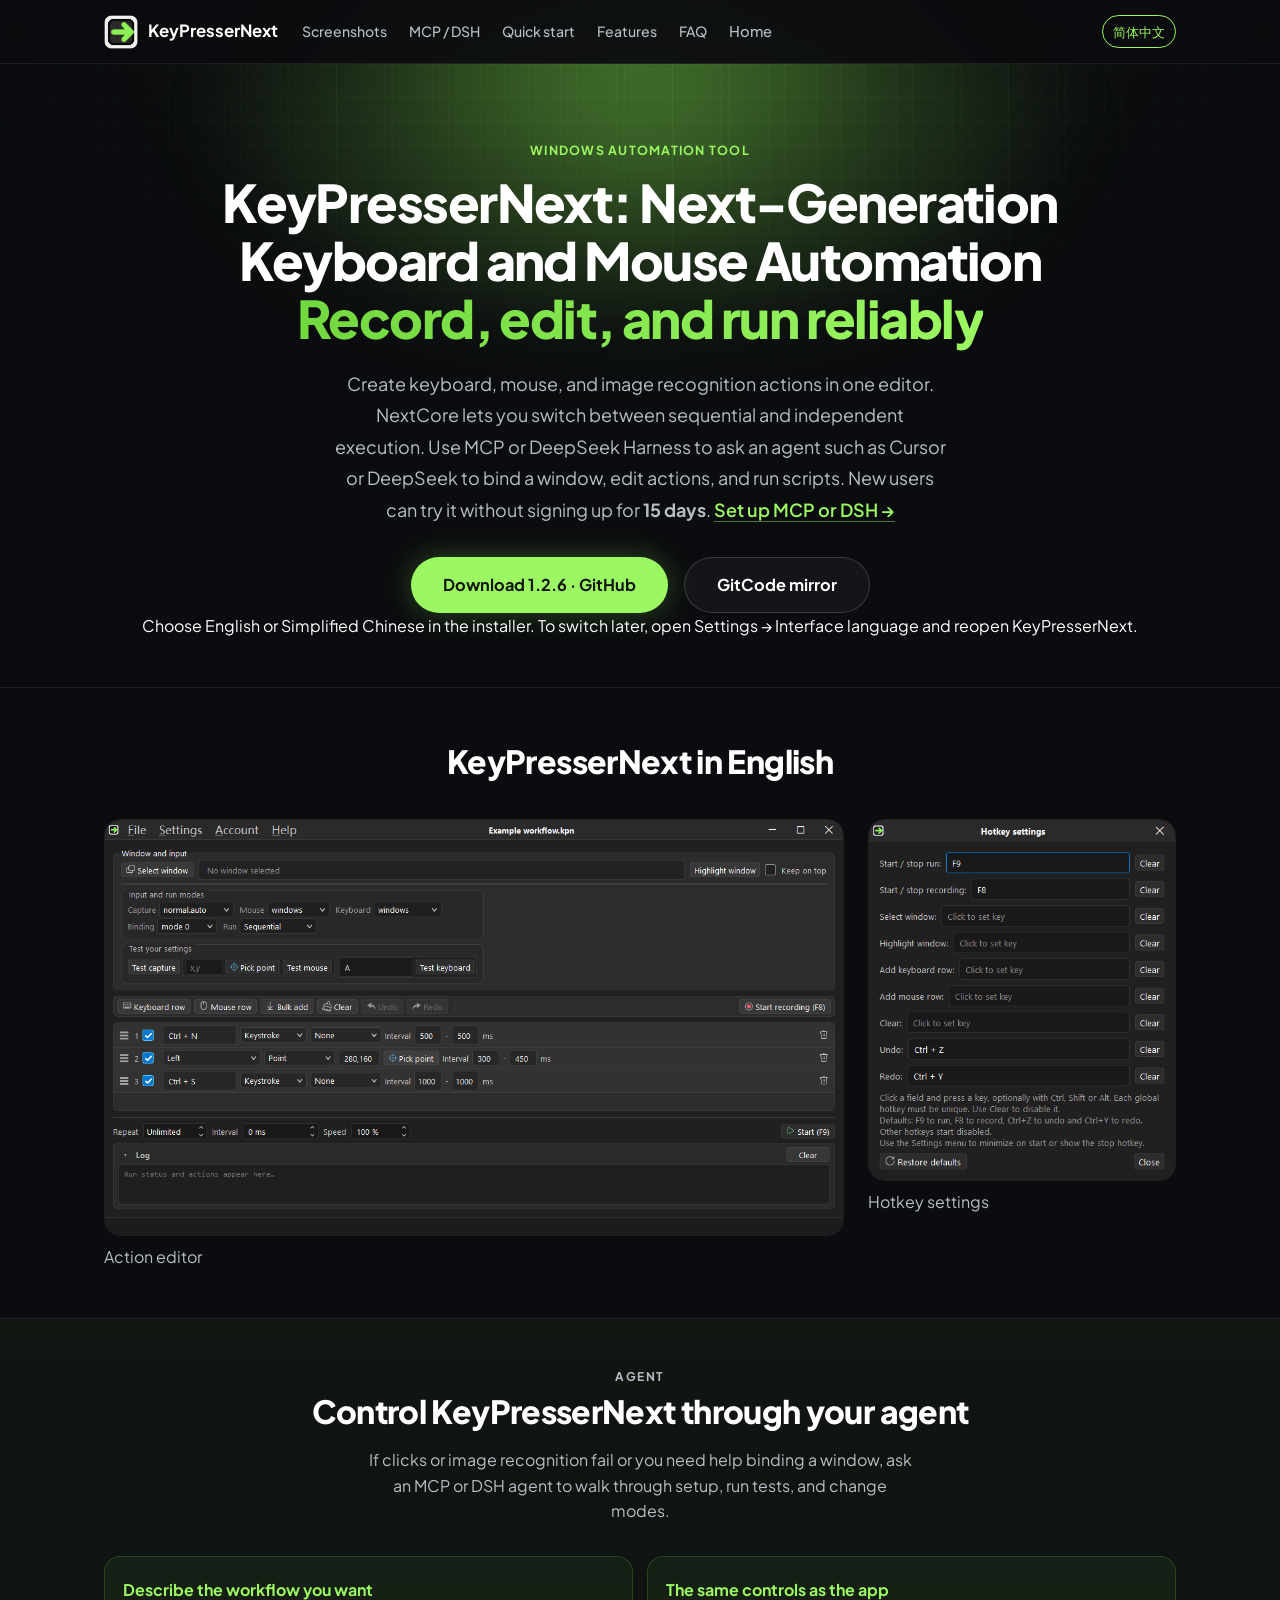
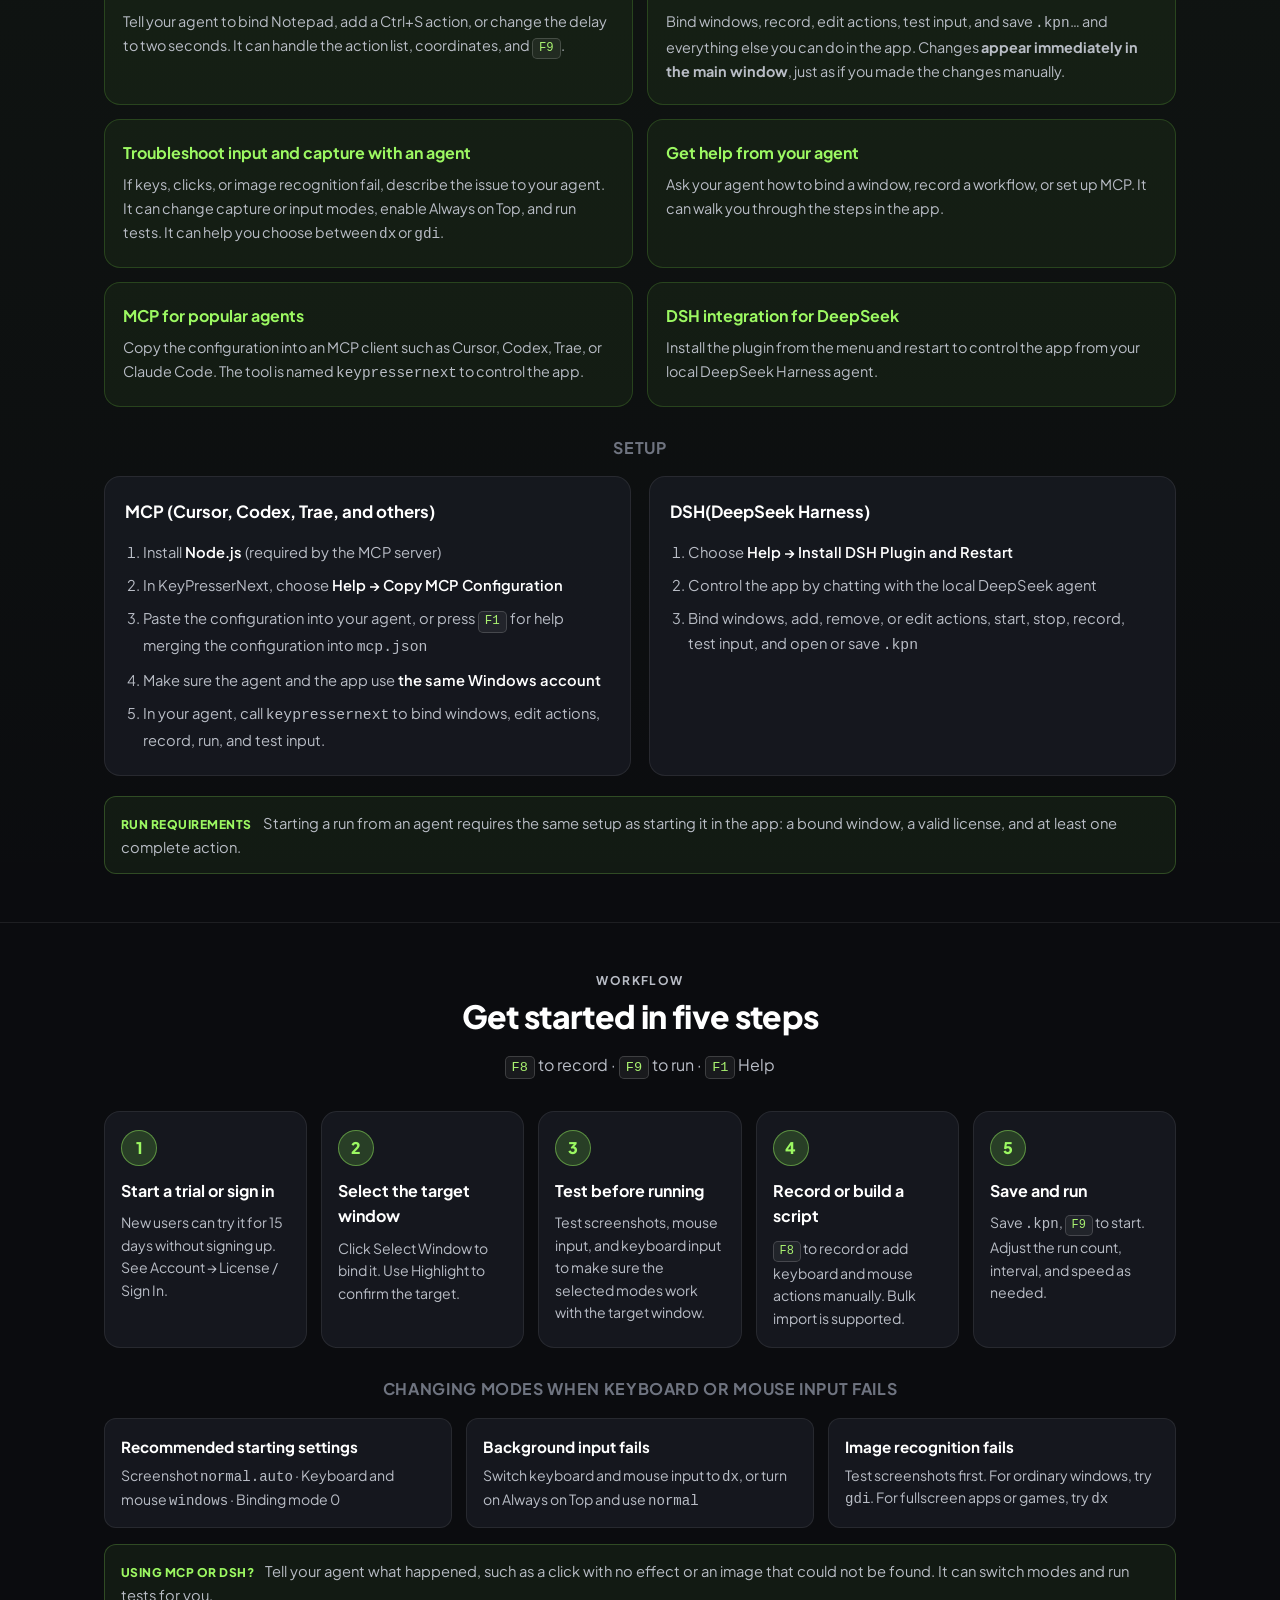
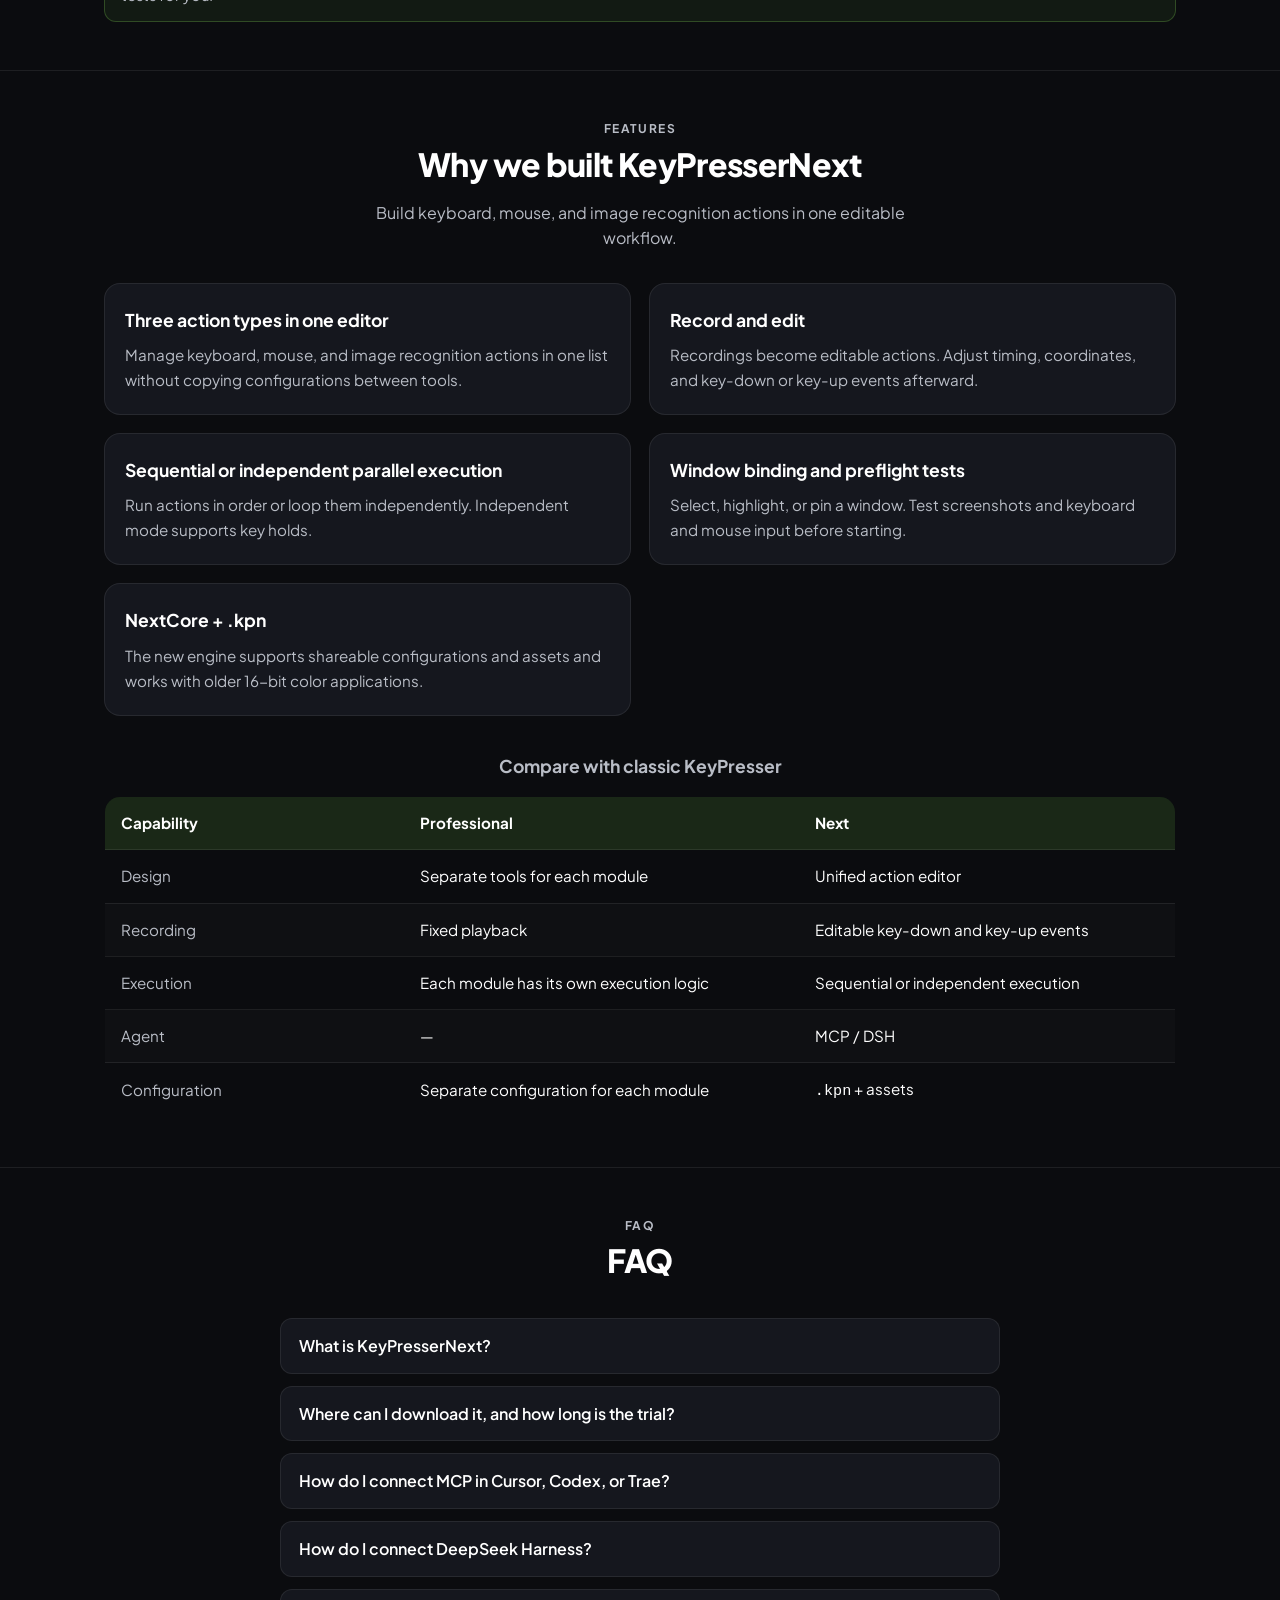
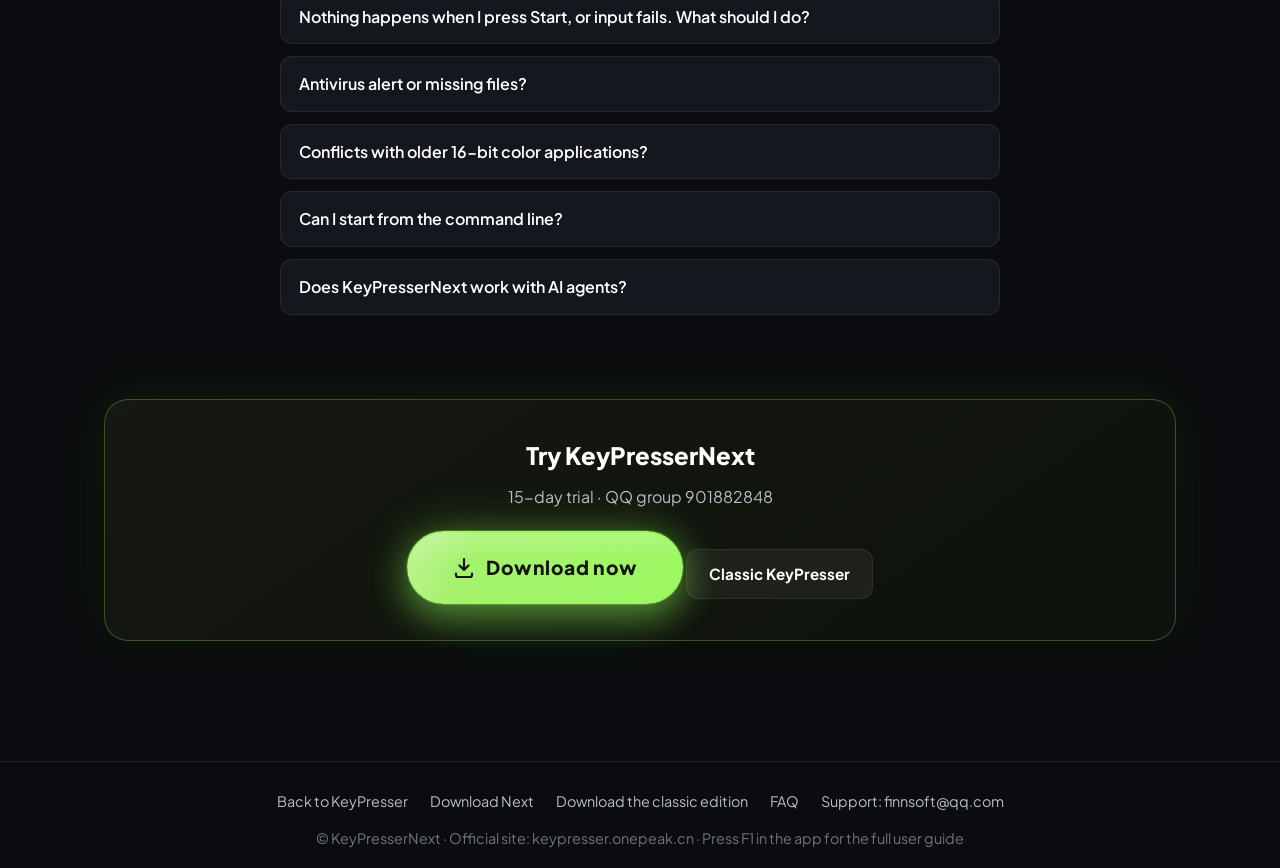
<file: en.html>
<!DOCTYPE html>
<html lang="en">
<head>
    <meta charset="UTF-8">
    <meta name="viewport" content="width=device-width, initial-scale=1.0">
    <title>KeyPresserNext — Windows Macro Editor with MCP Support</title>
    <meta name="description" content="Download KeyPresserNext for Windows. Record and edit keyboard, mouse, and image actions in one list, then replay them or control the editor with MCP. Try it for 15 days.">
    <meta name="author" content="KeyPresserNext">
    <meta name="robots" content="index,follow,max-image-preview:large,max-snippet:-1,max-video-preview:-1">
    <meta name="theme-color" content="#101208">
    <meta name="application-name" content="KeyPresserNext">
    <link rel="canonical" href="https://keypressernext.onepeak.cn/en.html">
    <link rel="alternate" hreflang="zh-CN" href="https://keypressernext.onepeak.cn/">
    <link rel="alternate" hreflang="en" href="https://keypressernext.onepeak.cn/en.html">
    <link rel="alternate" hreflang="x-default" href="https://keypressernext.onepeak.cn/">
    <meta property="og:locale:alternate" content="zh_CN">
    <meta property="og:title" content="KeyPresserNext — Windows Macro Editor with MCP Support">
    <meta property="og:description" content="Download KeyPresserNext for Windows. Record and edit keyboard, mouse, and image actions in one list, then replay them or control the editor with MCP. Try it for 15 days.">
    <meta property="og:type" content="website">
    <meta property="og:url" content="https://keypressernext.onepeak.cn/en.html">
    <meta property="og:site_name" content="KeyPresserNext">
    <meta property="og:locale" content="en_US">
    <meta property="og:image" content="https://keypressernext.onepeak.cn/editor-en.png">
    <meta property="og:image:alt" content="KeyPresserNext running alongside DeepSeek Harness">
    <meta name="twitter:card" content="summary_large_image">
    <meta name="twitter:title" content="KeyPresserNext — Windows Macro Editor with MCP Support">
    <meta name="twitter:description" content="Download KeyPresserNext for Windows. Record and edit keyboard, mouse, and image actions in one list, then replay them or control the editor with MCP. Try it for 15 days.">
    <meta name="twitter:image" content="https://keypressernext.onepeak.cn/editor-en.png">
    <meta name="twitter:image:alt" content="KeyPresserNext action editor in English">
    <link rel="icon" href="keypresser-next-logo.png" type="image/png">
    <link rel="shortcut icon" href="keypresser-next-logo.png" type="image/png">
    <link rel="apple-touch-icon" href="keypresser-next-logo.png">
    <link rel="alternate" type="text/plain" href="https://keypresser.onepeak.cn/llms.txt" title="LLM summary">
    <link rel="alternate" type="text/plain" href="https://keypresser.onepeak.cn/llms-full.txt" title="LLM full summary">
    <script type="application/ld+json">
{
      "@context": "https://schema.org",
      "@graph": [
        {
          "@type": "Organization",
          "@id": "https://keypresser.onepeak.cn/#organization",
          "name": "KeyPresser",
          "url": "https://keypresser.onepeak.cn/",
          "logo": {
            "@type": "ImageObject",
            "url": "https://keypresser.onepeak.cn/logo.png"
          },
          "sameAs": [
            "https://keypresser.onepeak.cn/llms.txt"
          ]
        },
        {
          "@type": "WebSite",
          "@id": "https://keypresser.onepeak.cn/#website",
          "url": "https://keypresser.onepeak.cn/",
          "name": "Official KeyPresser site",
          "inLanguage": "en",
          "publisher": {
            "@id": "https://keypresser.onepeak.cn/#organization"
          }
        },
        {
          "@type": "WebPage",
          "@id": "https://keypressernext.onepeak.cn/en.html#webpage",
          "url": "https://keypressernext.onepeak.cn/en.html",
          "name": "KeyPresserNext – Windows Automation Editor",
          "headline": "KeyPresserNext: Control keyboard and mouse automation with MCP agents",
          "description": "KeyPresserNext combines keyboard, mouse, and image recognition in one action editor. It supports MCP, DeepSeek Harness, multiple agents, and 16-bit color compatibility. Edit recordings and switch between sequential and independent execution with NextCore. Available now with a 15-day trial and no signup.",
          "datePublished": "2026-07-21",
          "dateModified": "2026-11-22",
          "inLanguage": "en",
          "isPartOf": {
            "@id": "https://keypresser.onepeak.cn/#website"
          },
          "about": {
            "@id": "https://keypressernext.onepeak.cn/#keypressernext"
          },
          "mainEntity": {
            "@id": "https://keypressernext.onepeak.cn/#keypressernext"
          },
          "speakable": {
            "@type": "SpeakableSpecification",
            "cssSelector": [
              ".hero-lead",
              ".faq-a",
              "h1"
            ]
          },
          "significantLink": [
            "https://github.com/FinnWang-CN/KeyPresserNext/releases/download/KeyPresserNext1.2.6/KeyPresserNext-1.2.6-setup.exe",
            "https://www.bilibili.com/video/BV1tk8c6tEES/",
            "https://keypresser.onepeak.cn/",
            "https://keypresser.onepeak.cn/llms.txt"
          ]
        },
        {
          "@type": "VideoObject",
          "@id": "https://keypressernext.onepeak.cn/en.html#demo-video",
          "name": "Ask DeepSeek Harness to select a window, edit actions, or run a KeyPresserNext script",
          "description": "See how DeepSeek Harness can select a window, edit actions, and start a KeyPresserNext workflow.",
          "uploadDate": "2026-08-20",
          "embedUrl": "https://player.bilibili.com/player.html?bvid=BV1tk8c6tEES",
          "contentUrl": "https://www.bilibili.com/video/BV1tk8c6tEES/",
          "thumbnailUrl": "https://cdn.jsdelivr.net/gh/wang161113/blogImage@main/img/keypresser-next-ui-1.2.0-dsh.png",
          "inLanguage": "en",
          "isPartOf": {
            "@id": "https://keypressernext.onepeak.cn/en.html#webpage"
          }
        },
        {
          "@type": "SoftwareApplication",
          "@id": "https://keypressernext.onepeak.cn/#keypressernext",
          "name": "KeyPresserNext",
          "alternateName": [
            "KeyPresser Next",
            "KPNext",
            "KeyPresserNext"
          ],
          "applicationCategory": "UtilitiesApplication",
          "applicationSubCategory": "Automation",
          "operatingSystem": "Windows 10, Windows 11",
          "softwareRequirements": "Windows 10 or later",
          "softwareVersion": "1.2.6",
          "inLanguage": ["zh-CN", "en"],
          "isAccessibleForFree": true,
          "slogan": "Record, edit, and run reliably",
          "keywords": "KeyPresserNext,Windows automation,action editor,image recognition,keyboard and mouse recording,NextCore,MCP,DeepSeek Harness,DSH,Cursor,16-bit color,background input",
          "featureList": [
            "A unified action editor for keyboard, mouse, and image recognition",
            "Edit recorded key-down and key-up events separately",
            "Switch between sequential and independent execution",
            "Window binding, Always on Top, and preflight tests",
            "For MCP, select Help → Copy MCP Configuration. Use the keypressernext tool with local Node.js under the same Windows account as the agent.",
            "DeepSeek Harness (DSH) integration lets agents bind windows, edit actions, run scripts, and test input",
            "Supports older 16-bit color applications through software rendering without switching to 32-bit color",
            "Multiple screenshot, input, and binding modes, including normal.auto, windows, and dx",
            "Bulk import of action rows",
            "Default shortcuts: F8 to record, F9 to run. Both are customizable.",
            "Open a .kpn file from the command line with --autorun",
            "Free 15-day trial for new installations, with no signup",
            "New NextCore engine",
            ".kpn configuration with a matching assets folder"
          ],
          "description": "KeyPresserNext is the next generation of KeyPresser for Windows. With MCP and DeepSeek Harness, agents such as Cursor, Claude Code, and Codex can select windows, edit actions, and run scripts. The NextCore engine runs keyboard, mouse, and image recognition actions sequentially or independently from one editable list. Available now.",
          "url": "https://keypressernext.onepeak.cn/en.html",
          "downloadUrl": "https://github.com/FinnWang-CN/KeyPresserNext/releases/download/KeyPresserNext1.2.6/KeyPresserNext-1.2.6-setup.exe",
          "installUrl": "https://github.com/FinnWang-CN/KeyPresserNext/releases/download/KeyPresserNext1.2.6/KeyPresserNext-1.2.6-setup.exe",
          "image": "https://keypresser.onepeak.cn/keypresser-next-logo.png",
          "publisher": {
            "@id": "https://keypresser.onepeak.cn/#organization"
          },
          "isRelatedTo": {
            "@type": "SoftwareApplication",
            "name": "KeyPresser Professional",
            "url": "https://keypresser.onepeak.cn/index-en.html#download",
            "operatingSystem": "Windows"
          },
          "offers": {
            "@type": "Offer",
            "name": "Download installer (includes a 15-day trial)",
            "price": "0",
            "priceCurrency": "CNY",
            "availability": "https://schema.org/InStock",
            "url": "https://github.com/FinnWang-CN/KeyPresserNext/releases/download/KeyPresserNext1.2.6/KeyPresserNext-1.2.6-setup.exe",
            "description": "The installer is free. New users can try it for 15 days without signing up. Continued use requires a membership."
          }
        },
        {
          "@type": "HowTo",
          "@id": "https://keypressernext.onepeak.cn/en.html#howto",
          "name": "Getting started with KeyPresserNext",
          "description": "Start a trial or sign in, bind a window, test your setup, and record and run your first script in about 10 minutes.",
          "totalTime": "PT10M",
          "estimatedCost": {
            "@type": "MonetaryAmount",
            "currency": "CNY",
            "value": "0"
          },
          "tool": {
            "@type": "HowToTool",
            "name": "KeyPresserNext（Windows）"
          },
          "step": [
            {
              "@type": "HowToStep",
              "position": 1,
              "name": "Start a trial or sign in",
              "text": "After installation, start a 15-day trial without signing up, or use Account → License / Sign In to sync your membership."
            },
            {
              "@type": "HowToStep",
              "position": 2,
              "name": "Select the target window",
              "text": "Click Select Window to bind the target. Use Highlight Selected Window to confirm it, or enable Always on Top."
            },
            {
              "@type": "HowToStep",
              "position": 3,
              "name": "Test before running",
              "text": "Test screenshot capture and mouse and keyboard input. Check the log to see whether the selected modes work with your target."
            },
            {
              "@type": "HowToStep",
              "position": 4,
              "name": "Record or add actions manually",
              "text": "Press F8 to record, or add keyboard and mouse actions. Image recognition, coordinate picking, and bulk import are supported."
            },
            {
              "@type": "HowToStep",
              "position": 5,
              "name": "Save and run",
              "text": "Save to a .kpn file. Image recognition resources go in a matching assets folder. Press F9 to start or stop. Run count, interval, and speed are adjustable."
            }
          ],
          "inLanguage": "en"
        },
        {
          "@type": "FAQPage",
          "@id": "https://keypressernext.onepeak.cn/en.html#faq",
          "mainEntity": [
            {
              "@type": "Question",
              "name": "What is KeyPresserNext?",
              "acceptedAnswer": {
                "@type": "Answer",
                "text": "A next-generation Windows automation tool that combines keyboard, mouse, and image recognition in one action editor. Edit recordings, switch between sequential and independent execution, and run scripts with NextCore. It supports MCP (Help → Copy MCP Configuration, tool name keypressernext) and DSH."
              }
            },
            {
              "@type": "Question",
              "name": "Where can I download it, and how long is the trial?",
              "acceptedAnswer": {
                "@type": "Answer",
                "text": "Use either download button or open the installer. New installations include a trial of 15 days. The classic edition is still available on the downloads page. Continued use requires a membership."
              }
            },
            {
              "@type": "Question",
              "name": "How do I connect MCP in Cursor, Codex, or Trae?",
              "acceptedAnswer": {
                "@type": "Answer",
                "text": "Choose Help → Copy MCP Configuration and paste the configuration into your agent or merge it into mcp.json. Install Node.js locally and run the agent under the same Windows account. Tool name: keypressernext."
              }
            },
            {
              "@type": "Question",
              "name": "How do I connect DeepSeek Harness?",
              "acceptedAnswer": {
                "@type": "Answer",
                "text": "Choose Help → Install DSH Plugin and Restart."
              }
            },
            {
              "@type": "Question",
              "name": "Nothing happens when I press Start, or input fails. What should I do?",
              "acceptedAnswer": {
                "@type": "Answer",
                "text": "Bind a window, verify your license, and enable at least one action. For keyboard and mouse input, try dx / normal or enable Always on Top. For image recognition, test screenshots first and check the log. If MCP or DSH is connected, ask your agent to help switch modes."
              }
            },
            {
              "@type": "Question",
              "name": "Antivirus alert or missing files?",
              "acceptedAnswer": {
                "@type": "Answer",
                "text": "These are often false positives. Restore KeyPresserNext.exe / NextCore.dll and add the installation folder to your antivirus exclusions."
              }
            },
            {
              "@type": "Question",
              "name": "Conflicts with older 16-bit color applications?",
              "acceptedAnswer": {
                "@type": "Answer",
                "text": "In Settings, enable 16-bit color compatibility. Restart the app to apply the change."
              }
            },
            {
              "@type": "Question",
              "name": "Can I start from the command line?",
              "acceptedAnswer": {
                "@type": "Answer",
                "text": "KeyPresserNext.exe \"D:\\foo.kpn\" --autorun. If the app is already open, the existing window is brought forward."
              }
            },
            {
              "@type": "Question",
              "name": "Does KeyPresserNext work with AI agents?",
              "acceptedAnswer": {
                "@type": "Answer",
                "text": "Yes. KeyPresserNext supports MCP and DeepSeek Harness (DSH). An agent can bind a target window, edit action rows, run scripts, and test keyboard and mouse input."
              }
            }
          ],
          "inLanguage": "en",
          "url": "https://keypressernext.onepeak.cn/en.html#faq"
        },
        {
          "@type": "BreadcrumbList",
          "@id": "https://keypressernext.onepeak.cn/en.html#breadcrumb",
          "itemListElement": [
            {
              "@type": "ListItem",
              "position": 1,
              "name": "Home",
              "item": "https://keypresser.onepeak.cn/"
            },
            {
              "@type": "ListItem",
              "position": 2,
              "name": "KeyPresserNext",
              "item": "https://keypressernext.onepeak.cn/"
            }
          ]
        }
      ]
    }
    </script>
    <link rel="preconnect" href="https://fonts.googleapis.com">
    <link rel="preconnect" href="https://fonts.gstatic.com" crossorigin>
    <link href="https://fonts.googleapis.com/css2?family=Plus+Jakarta+Sans:wght@400;500;600;700;800&display=swap" rel="stylesheet">
    <style>
        :root {
            --bg: #0b0c0f;
            --bg-muted: #14161b;
            --text: #ffffff;
            --text-secondary: #b9bdc6;
            --text-muted: #6f7480;
            --border: rgba(255, 255, 255, 0.08);
            --accent: #88F050;
            --accent-bright: #9CF862;
            --accent-dim: #72D840;
            --accent-deep: #58B830;
            --accent-soft: #A8F070;
            --accent-text: #141414;
            --accent-glow: rgba(136, 240, 80, 0.28);
            --radius: 16px;
            --radius-lg: 24px;
            --font: 'Plus Jakarta Sans', -apple-system, BlinkMacSystemFont, 'Segoe UI', 'Microsoft YaHei', sans-serif;
            --nav-h: 64px;
            --max-w: 1120px;
        }
        * { margin: 0; padding: 0; box-sizing: border-box; }
        html { scroll-behavior: smooth; }
        body {
            font-family: var(--font);
            background: var(--bg);
            color: var(--text);
            line-height: 1.6;
            min-height: 100vh;
        }
        a { color: var(--accent-bright); }
        .bg-scene {
            position: fixed;
            inset: 0;
            pointer-events: none;
            z-index: 0;
            overflow: hidden;
        }
        .bg-spotlight {
            position: absolute;
            width: 70%;
            height: 50%;
            left: 15%;
            top: -10%;
            background: radial-gradient(ellipse, var(--accent-glow) 0%, transparent 70%);
            filter: blur(40px);
        }
        .bg-mesh {
            position: absolute;
            inset: 0;
            background-image:
                linear-gradient(rgba(136, 240, 80, 0.05) 1px, transparent 1px),
                linear-gradient(90deg, rgba(136, 240, 80, 0.05) 1px, transparent 1px);
            background-size: 48px 48px;
            mask-image: radial-gradient(ellipse 80% 60% at 50% 0%, #000 10%, transparent 75%);
            -webkit-mask-image: radial-gradient(ellipse 80% 60% at 50% 0%, #000 10%, transparent 75%);
        }
        .container {
            max-width: var(--max-w);
            margin: 0 auto;
            padding: 0 24px;
            position: relative;
            z-index: 1;
        }
        .site-nav {
            position: sticky;
            top: 0;
            z-index: 1000;
            height: var(--nav-h);
            background: rgba(11, 12, 15, 0.82);
            backdrop-filter: blur(16px);
            -webkit-backdrop-filter: blur(16px);
            border-bottom: 1px solid var(--border);
        }
        .nav-inner {
            max-width: var(--max-w);
            margin: 0 auto;
            padding: 0 24px;
            height: 100%;
            display: flex;
            align-items: center;
            justify-content: space-between;
            gap: 24px;
        }
        .nav-brand {
            display: flex;
            align-items: center;
            gap: 10px;
            text-decoration: none;
            color: var(--text);
            font-weight: 700;
            font-size: 1.05em;
        }
        .nav-brand img {
            width: 34px;
            height: 34px;
            object-fit: contain;
        }
        .nav-links {
            display: flex;
            align-items: center;
            gap: 22px;
            flex-wrap: wrap;
        }
        .nav-links a {
            color: var(--text-secondary);
            text-decoration: none;
            font-size: 0.92em;
            font-weight: 500;
        }
        .nav-links a:hover,
        .nav-links a.is-active { color: var(--accent-bright); }

        .hero {
            text-align: center;
            padding: 72px 0 48px;
            position: relative;
            overflow: hidden;
            isolation: isolate;
        }
        .hero::before,
        .hero::after {
            content: '';
            position: absolute;
            pointer-events: none;
            z-index: 0;
        }
        .hero::before {
            width: 1000px;
            height: 560px;
            top: -300px;
            left: 50%;
            transform: translateX(-50%);
            background: radial-gradient(ellipse, rgba(136, 240, 80, 0.32) 0%, rgba(136, 240, 80, 0.08) 40%, transparent 72%);
            filter: blur(30px);
            animation: heroGlowPulse 8s ease-in-out infinite;
        }
        .hero::after {
            inset: 0;
            background-image:
                linear-gradient(rgba(136, 240, 80, 0.06) 1px, transparent 1px),
                linear-gradient(90deg, rgba(136, 240, 80, 0.06) 1px, transparent 1px);
            background-size: 56px 56px;
            mask-image: radial-gradient(ellipse 85% 60% at 50% 0%, #000 8%, transparent 72%);
            -webkit-mask-image: radial-gradient(ellipse 85% 60% at 50% 0%, #000 8%, transparent 72%);
            opacity: 0.85;
        }
        .hero > .container {
            position: relative;
            z-index: 1;
        }
        .hero .section-eyebrow {
            display: inline-block;
            font-size: 0.78em;
            font-weight: 700;
            letter-spacing: 0.1em;
            text-transform: uppercase;
            color: var(--accent-bright);
            margin-bottom: 12px;
        }
        .hero-title {
            font-size: clamp(2rem, 4.5vw, 3.25rem);
            font-weight: 800;
            line-height: 1.12;
            letter-spacing: -0.03em;
            color: var(--text);
            margin-bottom: 20px;
        }
        .hero-accent {
            background: linear-gradient(90deg, var(--accent-dim) 0%, var(--accent-bright) 100%);
            -webkit-background-clip: text;
            -webkit-text-fill-color: transparent;
            background-clip: text;
            font-weight: 800;
        }
        .hero-lead {
            font-size: 1.125rem;
            color: var(--text-secondary);
            max-width: 620px;
            margin: 0 auto;
            line-height: 1.75;
        }
        .hero-lead a {
            color: var(--accent-bright);
            font-weight: 600;
            text-decoration: none;
            border-bottom: 1px solid rgba(156, 248, 98, 0.45);
        }
        .hero-lead a:hover {
            color: var(--accent);
        }
        .hero-download-buttons {
            display: flex;
            justify-content: center;
            gap: 16px;
            margin-top: 32px;
            flex-wrap: wrap;
        }
        .download-btn {
            display: inline-flex;
            align-items: center;
            justify-content: center;
            gap: 10px;
            padding: 14px 32px;
            min-width: 168px;
            border-radius: 999px;
            text-decoration: none;
            font-size: 1.02em;
            font-weight: 700;
            transition: transform 0.2s ease, box-shadow 0.2s ease, background 0.2s ease, border-color 0.2s ease;
        }
        .download-btn.primary {
            background: var(--accent-bright);
            color: var(--accent-text);
            box-shadow: 0 0 28px rgba(136, 240, 80, 0.28);
        }
        .download-btn.primary:hover {
            background: var(--accent-soft);
            box-shadow: 0 0 36px rgba(156, 248, 98, 0.38);
            transform: translateY(-2px);
        }
        .download-btn.secondary {
            background: rgba(255, 255, 255, 0.04);
            color: var(--text);
            border: 1px solid rgba(255, 255, 255, 0.16);
        }
        .download-btn.secondary:hover {
            background: rgba(255, 255, 255, 0.08);
            border-color: rgba(255, 255, 255, 0.22);
            transform: translateY(-2px);
        }
        @keyframes heroGlowPulse {
            0%, 100% { opacity: 0.85; transform: translateX(-50%) scale(1); }
            50% { opacity: 1; transform: translateX(-50%) scale(1.04); }
        }
        .feature-grid-tight .feature-card {
            padding: 22px 20px;
        }
        .feature-grid-tight .feature-num { display: none; }
        .btn {
            display: inline-flex;
            align-items: center;
            justify-content: center;
            gap: 10px;
            padding: 12px 22px;
            border-radius: 12px;
            font-weight: 700;
            font-size: 0.95rem;
            text-decoration: none;
            transition: transform 0.2s ease, filter 0.2s ease, box-shadow 0.2s ease;
        }
        .btn:hover { transform: translateY(-1px); filter: brightness(1.06); }
        .btn-primary {
            color: var(--accent-text);
            background: linear-gradient(135deg, var(--accent-dim), var(--accent-bright));
            box-shadow: 0 8px 24px rgba(136, 240, 80, 0.35);
        }
        .btn-download {
            position: relative;
            overflow: hidden;
            isolation: isolate;
            min-width: 260px;
            padding: 20px 44px;
            border-radius: 999px;
            font-size: 1.2rem;
            font-weight: 800;
            letter-spacing: 0.04em;
            color: var(--accent-text);
            border: 1px solid rgba(156, 248, 98, 0.35);
            background:
                linear-gradient(120deg, var(--accent-soft) 0%, var(--accent-bright) 42%, var(--accent) 78%, var(--accent-dim) 100%);
            background-size: 220% 220%;
            box-shadow:
                0 0 0 1px rgba(156, 248, 98, 0.25),
                0 14px 36px rgba(136, 240, 80, 0.45),
                0 0 48px rgba(136, 240, 80, 0.28);
            animation: downloadPulse 2.6s ease-in-out infinite, downloadSheen 5s linear infinite;
            transition: transform 0.22s ease, box-shadow 0.22s ease, filter 0.22s ease;
        }
        .btn-download::before {
            content: "";
            position: absolute;
            inset: -40% -60%;
            background: linear-gradient(
                105deg,
                transparent 35%,
                rgba(255, 255, 255, 0.38) 50%,
                transparent 65%
            );
            transform: translateX(-30%) rotate(8deg);
            animation: downloadSweep 3.2s ease-in-out infinite;
            pointer-events: none;
            z-index: 0;
        }
        .btn-download::after {
            content: "";
            position: absolute;
            inset: 1px;
            border-radius: inherit;
            background: linear-gradient(180deg, rgba(255,255,255,0.16), transparent 42%);
            pointer-events: none;
            z-index: 0;
        }
        .btn-download > * {
            position: relative;
            z-index: 1;
        }
        .btn-download .dl-icon {
            width: 1.25em;
            height: 1.25em;
            flex-shrink: 0;
        }
        .btn-download:hover {
            transform: translateY(-3px) scale(1.03);
            filter: brightness(1.08);
            box-shadow:
                0 0 0 1px rgba(168, 248, 112, 0.55),
                0 18px 44px rgba(136, 240, 80, 0.55),
                0 0 72px rgba(156, 248, 98, 0.42);
        }
        .btn-download:active {
            transform: translateY(-1px) scale(0.99);
        }
        .btn-download:focus-visible {
            outline: 2px solid var(--accent-bright);
            outline-offset: 4px;
        }
        @keyframes downloadPulse {
            0%, 100% {
                box-shadow:
                    0 0 0 1px rgba(156, 248, 98, 0.25),
                    0 14px 36px rgba(136, 240, 80, 0.42),
                    0 0 40px rgba(136, 240, 80, 0.24);
            }
            50% {
                box-shadow:
                    0 0 0 1px rgba(168, 248, 112, 0.45),
                    0 16px 42px rgba(136, 240, 80, 0.52),
                    0 0 64px rgba(156, 248, 98, 0.38);
            }
        }
        @keyframes downloadSheen {
            0% { background-position: 0% 50%; }
            50% { background-position: 100% 50%; }
            100% { background-position: 0% 50%; }
        }
        @keyframes downloadSweep {
            0%, 55% { transform: translateX(-40%) rotate(8deg); opacity: 0; }
            60% { opacity: 1; }
            78% { transform: translateX(40%) rotate(8deg); opacity: 0.85; }
            100% { transform: translateX(55%) rotate(8deg); opacity: 0; }
        }
        @media (prefers-reduced-motion: reduce) {
            .btn-download,
            .btn-download::before {
                animation: none;
            }
        }
        .btn-ghost {
            color: var(--text);
            background: rgba(255, 255, 255, 0.06);
            border: 1px solid var(--border);
        }
        .btn-disabled {
            color: rgba(255, 255, 255, 0.5);
            background: rgba(255, 255, 255, 0.06);
            border: 1px dashed rgba(255, 255, 255, 0.18);
            cursor: default;
            user-select: none;
        }
        .btn-disabled:hover { transform: none; filter: none; }

        .section {
            padding: 48px 0;
            border-top: 1px solid var(--border);
            scroll-margin-top: calc(var(--nav-h) + 12px);
        }
        .section-agent {
            background: linear-gradient(180deg, rgba(136, 240, 80, 0.04) 0%, transparent 100%);
        }
        .section-head {
            text-align: center;
            margin-bottom: 32px;
        }
        .section-eyebrow {
            font-size: 12px;
            font-weight: 700;
            letter-spacing: 0.12em;
            text-transform: uppercase;
            color: var(--accent-bright);
            margin-bottom: 10px;
        }
        .section-head h2 {
            font-size: clamp(1.5rem, 3vw, 2rem);
            font-weight: 800;
            letter-spacing: -0.02em;
            margin-bottom: 10px;
        }
        .section-head p {
            color: var(--text-secondary);
            max-width: 34em;
            margin: 0 auto;
        }

        .feature-grid {
            display: grid;
            grid-template-columns: repeat(2, minmax(0, 1fr));
            gap: 18px;
        }
        .feature-card {
            padding: 22px 22px 20px;
            border-radius: var(--radius);
            background: rgba(26, 29, 36, 0.72);
            border: 1px solid var(--border);
        }
        .feature-card h3 {
            font-size: 1.1rem;
            font-weight: 700;
            margin-bottom: 8px;
        }
        .feature-card p {
            color: var(--text-secondary);
            font-size: 0.95rem;
            line-height: 1.65;
        }
        .feature-num {
            display: inline-block;
            font-size: 12px;
            font-weight: 700;
            color: var(--accent-bright);
            letter-spacing: 0.06em;
            margin-bottom: 8px;
        }

        .compare-table {
            width: 100%;
            border-collapse: collapse;
            font-size: 0.95rem;
            overflow: hidden;
            border-radius: var(--radius);
            border: 1px solid var(--border);
        }
        .compare-table th,
        .compare-table td {
            padding: 14px 16px;
            text-align: left;
            border-bottom: 1px solid var(--border);
        }
        .compare-table th {
            background: rgba(136, 240, 80, 0.12);
            font-weight: 700;
        }
        .compare-table tr:last-child td { border-bottom: none; }
        .compare-table td:first-child {
            color: var(--text-secondary);
            width: 28%;
        }
        .compare-table tbody tr:nth-child(even) {
            background: rgba(255, 255, 255, 0.02);
        }

        .steps {
            display: grid;
            grid-template-columns: repeat(3, minmax(0, 1fr));
            gap: 20px;
        }
        .step {
            text-align: center;
            padding: 8px 12px;
        }
        .step-n {
            width: 36px;
            height: 36px;
            margin: 0 auto 12px;
            border-radius: 50%;
            display: flex;
            align-items: center;
            justify-content: center;
            font-weight: 800;
            background: rgba(136, 240, 80, 0.18);
            border: 1px solid rgba(156, 248, 98, 0.45);
            color: var(--accent-bright);
        }
        .step h3 {
            font-size: 1.05rem;
            margin-bottom: 6px;
        }
        .step p {
            color: var(--text-secondary);
            font-size: 0.92rem;
        }

        .cta-band {
            margin: 24px 0 72px;
            padding: 36px 28px;
            border-radius: var(--radius-lg);
            text-align: center;
            background:
                linear-gradient(145deg, rgba(22, 26, 18, 0.95) 0%, rgba(14, 18, 12, 0.98) 100%);
            border: 1px solid rgba(156, 248, 98, 0.28);
            box-shadow: 0 20px 50px rgba(0, 0, 0, 0.35), 0 0 60px rgba(136, 240, 80, 0.1);
        }
        .cta-band h2 {
            font-size: 1.5rem;
            font-weight: 800;
            margin-bottom: 10px;
        }
        .cta-band p {
            color: var(--text-secondary);
            margin-bottom: 22px;
        }
        .cta-band .qq {
            display: inline-block;
            margin-top: 14px;
            padding: 10px 16px;
            border-radius: 10px;
            background: rgba(136, 240, 80, 0.15);
            border: 1px solid rgba(156, 248, 98, 0.35);
            font-weight: 600;
            user-select: text;
        }

        .faq-list {
            max-width: 720px;
            margin: 0 auto;
        }
        .faq-list details {
            border: 1px solid var(--border);
            border-radius: 12px;
            background: rgba(26, 29, 36, 0.72);
            margin-bottom: 12px;
            padding: 0;
        }
        .faq-list summary {
            cursor: pointer;
            padding: 14px 18px;
            font-weight: 600;
            list-style: none;
        }
        .faq-list summary::-webkit-details-marker { display: none; }
        .faq-list .faq-a {
            padding: 0 18px 14px;
            color: var(--text-secondary);
            font-size: 0.95rem;
            line-height: 1.65;
        }

        footer {
            border-top: 1px solid var(--border);
            padding: 28px 0;
            color: var(--text-muted);
            font-size: 0.9rem;
            text-align: center;
            position: relative;
            z-index: 1;
        }
        footer a {
            color: var(--text-secondary);
            text-decoration: none;
            margin: 0 10px;
        }
        footer a:hover { color: var(--accent-bright); }


        @media (max-width: 800px) {
            .feature-grid,
            .steps { grid-template-columns: 1fr; }
            .hero { padding: 48px 0 32px; }
            .hero-title { font-size: clamp(1.75rem, 6vw, 2.5rem); }
            .hero-lead { font-size: 1rem; }
            .download-btn {
                min-width: min(100%, 200px);
                width: 100%;
                max-width: 280px;
            }
            .nav-links { gap: 14px; }
            .compare-table { font-size: 0.85rem; }
            .compare-table th,
            .compare-table td { padding: 10px 12px; }
            .btn-download {
                min-width: min(100%, 280px);
                width: 100%;
                max-width: 320px;
                padding: 18px 28px;
                font-size: 1.1rem;
            }
        }
        /* enrich:start */
        kbd {
            display: inline-block;
            padding: 1px 6px;
            border-radius: 5px;
            border: 1px solid rgba(255, 255, 255, 0.16);
            background: rgba(255, 255, 255, 0.06);
            font-family: Consolas, "Cascadia Mono", "Courier New", monospace;
            font-size: 0.85em;
            line-height: 1.4;
            color: var(--accent-soft);
        }
        .chip-row {
            display: flex;
            flex-wrap: wrap;
            gap: 8px;
            justify-content: center;
            margin: 0 auto 28px;
            max-width: 720px;
        }
        .chip {
            display: inline-flex;
            align-items: center;
            gap: 6px;
            padding: 6px 12px;
            border-radius: 999px;
            font-size: 12.5px;
            font-weight: 600;
            color: var(--text-secondary);
            background: rgba(255, 255, 255, 0.04);
            border: 1px solid var(--border);
        }
        .chip em {
            font-style: normal;
            color: var(--accent-bright);
            font-weight: 800;
        }
        .cap-grid {
            display: grid;
            grid-template-columns: repeat(3, minmax(0, 1fr));
            gap: 18px;
        }
        .cap-card {
            padding: 22px;
            border-radius: var(--radius);
            background: rgba(26, 29, 36, 0.72);
            border: 1px solid var(--border);
        }
        .cap-card h3 {
            font-size: 1.05rem;
            font-weight: 700;
            margin-bottom: 10px;
        }
        .cap-card ul {
            margin: 0;
            padding-left: 1.1em;
            color: var(--text-secondary);
            font-size: 0.92rem;
            line-height: 1.7;
        }
        .cap-card li + li { margin-top: 4px; }
        .kv-grid {
            display: grid;
            gap: 10px;
            max-width: 860px;
            margin: 0 auto;
        }
        .kv-item {
            display: grid;
            grid-template-columns: 140px minmax(0, 1fr);
            gap: 12px;
            padding: 12px 16px;
            border-radius: 12px;
            background: rgba(26, 29, 36, 0.72);
            border: 1px solid var(--border);
            align-items: start;
        }
        .kv-item .k {
            font-weight: 700;
            font-size: 0.92rem;
            color: #fff;
        }
        .kv-item .v {
            color: var(--text-secondary);
            font-size: 0.92rem;
            line-height: 1.6;
        }
        .mode-grid {
            display: grid;
            grid-template-columns: repeat(3, minmax(0, 1fr));
            gap: 14px;
            margin-top: 8px;
        }
        .mode-card {
            padding: 16px 16px 14px;
            border-radius: 12px;
            background: rgba(26, 29, 36, 0.72);
            border: 1px solid var(--border);
        }
        .mode-card .name {
            font-weight: 700;
            font-size: 0.95rem;
            margin-bottom: 6px;
            display: flex;
            align-items: center;
            gap: 8px;
            flex-wrap: wrap;
        }
        .mode-card p {
            color: var(--text-secondary);
            font-size: 0.88rem;
            line-height: 1.55;
            margin: 0;
        }
        .badge {
            display: inline-block;
            padding: 2px 8px;
            border-radius: 999px;
            font-size: 11px;
            font-weight: 700;
            color: var(--accent-bright);
            background: rgba(136, 240, 80, 0.15);
            border: 1px solid rgba(156, 248, 98, 0.32);
        }
        .callout {
            max-width: 860px;
            margin: 20px auto 0;
            padding: 14px 16px;
            border-radius: 12px;
            border: 1px solid rgba(156, 248, 98, 0.22);
            background: rgba(136, 240, 80, 0.06);
            color: var(--text-secondary);
            font-size: 0.92rem;
            line-height: 1.65;
        }
        .callout.warn {
            border-color: rgba(201, 162, 39, 0.35);
            background: rgba(201, 162, 39, 0.08);
        }
        .callout .lbl {
            display: inline-block;
            font-weight: 800;
            color: var(--accent-bright);
            margin-right: 8px;
            font-size: 12px;
            letter-spacing: 0.04em;
            text-transform: uppercase;
        }
        .callout.warn .lbl { color: #e6c86a; }
        .trial-band {
            display: grid;
            grid-template-columns: 1.2fr 1fr;
            gap: 18px;
            align-items: stretch;
        }
        .trial-card {
            padding: 24px;
            border-radius: var(--radius);
            background: rgba(26, 29, 36, 0.72);
            border: 1px solid var(--border);
        }
        .trial-card h3 {
            font-size: 1.1rem;
            margin-bottom: 10px;
        }
        .trial-card p,
        .trial-card li {
            color: var(--text-secondary);
            font-size: 0.94rem;
            line-height: 1.65;
        }
        .trial-card ul {
            margin: 8px 0 0;
            padding-left: 1.15em;
        }
        .trial-card li + li { margin-top: 6px; }
        .hotkey-row {
            display: flex;
            flex-wrap: wrap;
            gap: 10px;
            justify-content: center;
            margin-top: 28px;
        }
        .hotkey-pill {
            display: inline-flex;
            align-items: center;
            gap: 8px;
            padding: 8px 14px;
            border-radius: 10px;
            background: rgba(255, 255, 255, 0.04);
            border: 1px solid var(--border);
            font-size: 0.9rem;
            color: var(--text-secondary);
        }
        .hotkey-pill strong { color: #fff; font-weight: 700; }
        .steps-5 {
            display: grid;
            grid-template-columns: repeat(5, minmax(0, 1fr));
            gap: 14px;
        }
        .step-rich {
            text-align: left;
            padding: 18px 16px;
            border-radius: var(--radius);
            background: rgba(26, 29, 36, 0.72);
            border: 1px solid var(--border);
        }
        .step-rich .step-n {
            margin: 0 0 12px;
        }
        .step-rich h3 {
            font-size: 1rem;
            margin-bottom: 8px;
        }
        .step-rich p {
            color: var(--text-secondary);
            font-size: 0.88rem;
            line-height: 1.6;
        }
        .agent-flow-grid {
            display: grid;
            grid-template-columns: repeat(2, minmax(0, 1fr));
            gap: 18px;
            margin-bottom: 20px;
        }
        .agent-benefits {
            display: grid;
            grid-template-columns: repeat(2, minmax(0, 1fr));
            gap: 14px;
            margin-bottom: 28px;
        }
        .agent-benefit {
            padding: 20px 18px;
            border-radius: var(--radius);
            background: rgba(136, 240, 80, 0.05);
            border: 1px solid rgba(136, 240, 80, 0.18);
        }
        .agent-benefit h3 {
            font-size: 1rem;
            margin-bottom: 8px;
            color: var(--accent-bright);
        }
        .agent-benefit p {
            color: var(--text-secondary);
            font-size: 0.9rem;
            line-height: 1.65;
            margin: 0;
        }
        .agent-flow-title {
            font-size: 1rem;
            font-weight: 700;
            color: var(--text-muted);
            text-align: center;
            margin-bottom: 16px;
            letter-spacing: 0.04em;
            text-transform: uppercase;
        }
        .compare-inline {
            margin-top: 36px;
        }
        .compare-inline h3 {
            text-align: center;
            font-size: 1.1rem;
            font-weight: 700;
            margin-bottom: 16px;
            color: var(--text-secondary);
        }
        .workflow-modes {
            margin-top: 28px;
        }
        .workflow-modes .mode-grid {
            margin-top: 0;
        }
        .agent-flow-card {
            padding: 22px 20px;
            border-radius: var(--radius);
            background: rgba(26, 29, 36, 0.72);
            border: 1px solid var(--border);
        }
        .agent-flow-card h3 {
            font-size: 1.05rem;
            margin-bottom: 14px;
        }
        .agent-steps {
            margin: 0;
            padding-left: 1.2em;
            color: var(--text-secondary);
            font-size: 0.92rem;
            line-height: 1.7;
        }
        .agent-steps li + li { margin-top: 8px; }
        .agent-steps strong { color: #fff; font-weight: 600; }
        .nav-links a[href^="#"] { font-size: 0.88em; }
        @media (max-width: 980px) {
            .cap-grid,
            .mode-grid,
            .trial-band,
            .steps-5,
            .agent-flow-grid,
            .agent-benefits { grid-template-columns: 1fr; }
            .kv-item { grid-template-columns: 1fr; gap: 4px; }
        }
        @media (max-width: 800px) {
            .nav-links a[href^="#"] { display: none; }
        }
        /* enrich:end */

        .screenshot-grid {
            display: grid;
            grid-template-columns: minmax(0, 2.4fr) minmax(0, 1fr);
            align-items: start;
            gap: 24px;
        }
        .screenshot-grid a {
            display: block;
            border-radius: var(--radius);
            border: 1px solid var(--border);
            overflow: hidden;
        }
        .screenshot-grid a:hover,
        .screenshot-grid a:focus-visible { border-color: var(--accent); }
        .screenshot-grid img {
            display: block;
            width: 100%;
            height: auto;
        }
        .screenshot-grid figcaption {
            margin-top: 8px;
            color: var(--text-secondary);
        }
        @media (max-width: 760px) {
            .screenshot-grid { grid-template-columns: 1fr; }
            .screenshot-grid figure:last-child { max-width: 460px; }
        }
    </style>
    <link rel="stylesheet" href="language.css">
    <script src="language.js?v=2" defer></script>
</head>
<body>
    <div class="bg-scene" aria-hidden="true">
        <div class="bg-spotlight"></div>
        <div class="bg-mesh"></div>
    </div>

    <nav class="site-nav">
        <div class="nav-inner">
            <a href="en.html" class="nav-brand">
                <img src="keypresser-next-logo.png" alt="KeyPresserNext">
                <span>KeyPresserNext</span>
            </a>
            <div class="nav-links">
                <a href="#screenshots">Screenshots</a>
                <a href="#agent">MCP / DSH</a>
                <a href="#workflow">Quick start</a>
                <a href="#features">Features</a>
                <a href="#faq">FAQ</a>
                <a href="https://keypresser.onepeak.cn/index-en.html">Home</a>
            </div>
            <a class="language-switch" href="index.html" lang="zh-CN" hreflang="zh-CN">简体中文</a>
        </div>
    </nav>

    <header class="hero">
        <div class="container">
            <p class="section-eyebrow">Windows automation tool</p>
            <h1 class="hero-title">KeyPresserNext: Next-Generation Keyboard and Mouse Automation<br><span class="hero-accent">Record, edit, and run reliably</span></h1>
            <p class="hero-lead">
                Create keyboard, mouse, and image recognition actions in one editor. NextCore lets you switch between sequential and independent execution. Use MCP or DeepSeek Harness to ask an agent such as Cursor or DeepSeek to bind a window, edit actions, and run scripts. New users can try it without signing up for <strong>15 days</strong>.
                <a href="#agent">Set up MCP or DSH →</a>
            </p>
            <div class="hero-download-buttons">
                <a id="download" class="download-btn primary" href="https://github.com/FinnWang-CN/KeyPresserNext/releases/download/KeyPresserNext1.2.6/KeyPresserNext-1.2.6-setup.exe" target="_blank" rel="noopener noreferrer">Download 1.2.6 · GitHub</a>
                <a class="download-btn secondary" href="https://gitcode.com/FinnWang/Keypressernext/releases/download/KeyPresserNext1.2.6/KeyPresserNext-1.2.6-setup.exe" target="_blank" rel="noopener noreferrer">GitCode mirror</a>
            </div>
            <p>Choose English or Simplified Chinese in the installer. To switch later, open Settings → Interface language and reopen KeyPresserNext.</p>
        </div>
    </header>

    <section class="section" id="screenshots" aria-labelledby="screenshots-title">
        <div class="container">
            <div class="section-head">
                <h2 id="screenshots-title">KeyPresserNext in English</h2>
            </div>
            <div class="screenshot-grid">
                <figure>
                    <a href="editor-en.png" aria-label="View full-size action editor screenshot">
                        <img src="editor-en.png" width="1200" height="675" loading="lazy" alt="KeyPresserNext in English showing window binding, sequential run mode, and three keyboard and mouse actions">
                    </a>
                    <figcaption>Action editor</figcaption>
                </figure>
                <figure>
                    <a href="shortcuts-en.png" aria-label="View full-size hotkey settings screenshot">
                        <img src="shortcuts-en.png" width="460" height="541" loading="lazy" alt="English Hotkey settings dialog showing F9 for running and F8 for recording">
                    </a>
                    <figcaption>Hotkey settings</figcaption>
                </figure>
            </div>
        </div>
    </section>

    <section class="section section-agent" id="agent">
        <div class="container">
            <div class="section-head">
                <p class="section-eyebrow">Agent</p>
                <h2>Control KeyPresserNext through your agent</h2>
                <p>If clicks or image recognition fail or you need help binding a window, ask an MCP or DSH agent to walk through setup, run tests, and change modes.</p>
            </div>
            <div class="agent-benefits">
                <article class="agent-benefit">
                    <h3>Describe the workflow you want</h3>
                    <p>Tell your agent to bind Notepad, add a Ctrl+S action, or change the delay to two seconds. It can handle the action list, coordinates, and <kbd>F9</kbd>.</p>
                </article>
                <article class="agent-benefit">
                    <h3>The same controls as the app</h3>
                    <p>Bind windows, record, edit actions, test input, and save <code>.kpn</code>… and everything else you can do in the app. Changes <strong>appear immediately in the main window</strong>, just as if you made the changes manually.</p>
                </article>
                <article class="agent-benefit">
                    <h3>Troubleshoot input and capture with an agent</h3>
                    <p>If keys, clicks, or image recognition fail, describe the issue to your agent. It can change capture or input modes, enable Always on Top, and run tests. It can help you choose between <code>dx</code> or <code>gdi</code>.</p>
                </article>
                <article class="agent-benefit">
                    <h3>Get help from your agent</h3>
                    <p>Ask your agent how to bind a window, record a workflow, or set up MCP. It can walk you through the steps in the app.</p>
                </article>
                <article class="agent-benefit">
                    <h3>MCP for popular agents</h3>
                    <p>Copy the configuration into an MCP client such as Cursor, Codex, Trae, or Claude Code. The tool is named <code>keypressernext</code> to control the app.</p>
                </article>
                <article class="agent-benefit">
                    <h3>DSH integration for DeepSeek</h3>
                    <p>Install the plugin from the menu and restart to control the app from your local DeepSeek Harness agent.</p>
                </article>
            </div>
            <p class="agent-flow-title">Setup</p>
            <div class="agent-flow-grid">
                <article class="agent-flow-card">
                    <h3>MCP (Cursor, Codex, Trae, and others)</h3>
                    <ol class="agent-steps">
                        <li>Install <strong>Node.js</strong> (required by the MCP server)</li>
                        <li>In KeyPresserNext, choose <strong>Help → Copy MCP Configuration</strong></li>
                        <li>Paste the configuration into your agent, or press <kbd>F1</kbd> for help merging the configuration into <code>mcp.json</code></li>
                        <li>Make sure the agent and the app use <strong>the same Windows account</strong></li>
                        <li>In your agent, call <code>keypressernext</code> to bind windows, edit actions, record, run, and test input.</li>
                    </ol>
                </article>
                <article class="agent-flow-card">
                    <h3>DSH(DeepSeek Harness)</h3>
                    <ol class="agent-steps">
                        <li>Choose <strong>Help → Install DSH Plugin and Restart</strong></li>
                        <li>Control the app by chatting with the local DeepSeek agent</li>
                        <li>Bind windows, add, remove, or edit actions, start, stop, record, test input, and open or save <code>.kpn</code></li>
                    </ol>
                </article>
            </div>
            <div class="callout" style="max-width: none;">
                <span class="lbl">Run requirements</span>
                Starting a run from an agent requires the same setup as starting it in the app: a bound window, a valid license, and at least one complete action.
            </div>
        </div>
    </section>

    <section class="section" id="workflow">
        <div class="container">
            <div class="section-head">
                <p class="section-eyebrow">Workflow</p>
                <h2>Get started in five steps</h2>
                <p><kbd>F8</kbd> to record · <kbd>F9</kbd> to run · <kbd>F1</kbd> Help</p>
            </div>
            <div class="steps-5">
                <div class="step-rich">
                    <div class="step-n">1</div>
                    <h3>Start a trial or sign in</h3>
                    <p>New users can try it for 15 days without signing up. See Account → License / Sign In.</p>
                </div>
                <div class="step-rich">
                    <div class="step-n">2</div>
                    <h3>Select the target window</h3>
                    <p>Click Select Window to bind it. Use Highlight to confirm the target.</p>
                </div>
                <div class="step-rich">
                    <div class="step-n">3</div>
                    <h3>Test before running</h3>
                    <p>Test screenshots, mouse input, and keyboard input to make sure the selected modes work with the target window.</p>
                </div>
                <div class="step-rich">
                    <div class="step-n">4</div>
                    <h3>Record or build a script</h3>
                    <p><kbd>F8</kbd> to record or add keyboard and mouse actions manually. Bulk import is supported.</p>
                </div>
                <div class="step-rich">
                    <div class="step-n">5</div>
                    <h3>Save and run</h3>
                    <p>Save <code>.kpn</code>, <kbd>F9</kbd> to start. Adjust the run count, interval, and speed as needed.</p>
                </div>
            </div>
            <div class="workflow-modes">
                <p class="agent-flow-title">Changing modes when keyboard or mouse input fails</p>
                <div class="mode-grid">
                    <div class="mode-card">
                        <div class="name">Recommended starting settings</div>
                        <p>Screenshot <code>normal.auto</code> · Keyboard and mouse <code>windows</code> · Binding mode 0</p>
                    </div>
                    <div class="mode-card">
                        <div class="name">Background input fails</div>
                        <p>Switch keyboard and mouse input to <code>dx</code>, or turn on Always on Top and use <code>normal</code></p>
                    </div>
                    <div class="mode-card">
                        <div class="name">Image recognition fails</div>
                        <p>Test screenshots first. For ordinary windows, try <code>gdi</code>. For fullscreen apps or games, try <code>dx</code></p>
                    </div>
                </div>
                <div class="callout" style="max-width: none; margin-top: 16px;">
                    <span class="lbl">Using MCP or DSH?</span>
                    Tell your agent what happened, such as a click with no effect or an image that could not be found. It can switch modes and run tests for you.
                </div>
            </div>
        </div>
    </section>

    <section class="section" id="features">
        <div class="container">
            <div class="section-head">
                <p class="section-eyebrow">Features</p>
                <h2>Why we built KeyPresserNext</h2>
                <p>Build keyboard, mouse, and image recognition actions in one editable workflow.</p>
            </div>
            <div class="feature-grid feature-grid-tight">
                <article class="feature-card">
                    <h3>Three action types in one editor</h3>
                    <p>Manage keyboard, mouse, and image recognition actions in one list without copying configurations between tools.</p>
                </article>
                <article class="feature-card">
                    <h3>Record and edit</h3>
                    <p>Recordings become editable actions. Adjust timing, coordinates, and key-down or key-up events afterward.</p>
                </article>
                <article class="feature-card">
                    <h3>Sequential or independent parallel execution</h3>
                    <p>Run actions in order or loop them independently. Independent mode supports key holds.</p>
                </article>
                <article class="feature-card">
                    <h3>Window binding and preflight tests</h3>
                    <p>Select, highlight, or pin a window. Test screenshots and keyboard and mouse input before starting.</p>
                </article>
                <article class="feature-card">
                    <h3>NextCore + .kpn</h3>
                    <p>The new engine supports shareable configurations and assets and works with older 16-bit color applications.</p>
                </article>
            </div>
            <div class="compare-inline">
                <h3>Compare with classic KeyPresser</h3>
                <table class="compare-table">
                    <thead>
                        <tr>
                            <th>Capability</th>
                            <th>Professional</th>
                            <th>Next</th>
                        </tr>
                    </thead>
                    <tbody>
                        <tr>
                            <td>Design</td>
                            <td>Separate tools for each module</td>
                            <td>Unified action editor</td>
                        </tr>
                        <tr>
                            <td>Recording</td>
                            <td>Fixed playback</td>
                            <td>Editable key-down and key-up events</td>
                        </tr>
                        <tr>
                            <td>Execution</td>
                            <td>Each module has its own execution logic</td>
                            <td>Sequential or independent execution</td>
                        </tr>
                        <tr>
                            <td>Agent</td>
                            <td>—</td>
                            <td>MCP / DSH</td>
                        </tr>
                        <tr>
                            <td>Configuration</td>
                            <td>Separate configuration for each module</td>
                            <td><code>.kpn</code> + assets</td>
                        </tr>
                    </tbody>
                </table>
            </div>
        </div>
    </section>

    <section class="section" id="faq">
        <div class="container">
            <div class="section-head">
                <p class="section-eyebrow">FAQ</p>
                <h2>FAQ</h2>
            </div>
            <div class="faq-list">
                <details>
                    <summary>What is KeyPresserNext?</summary>
                    <div class="faq-a">A next-generation Windows automation tool that combines keyboard, mouse, and image recognition in one <strong>action editor</strong>. Edit recordings, switch between sequential and independent execution, and run scripts with <strong>NextCore</strong>. It supports <strong>MCP</strong> (Help → Copy MCP Configuration, tool name <code>keypressernext</code>) and <strong>DSH</strong>.</div>
                </details>
                <details>
                    <summary>Where can I download it, and how long is the trial?</summary>
                    <div class="faq-a">Use either download button or open <a href="https://github.com/FinnWang-CN/KeyPresserNext/releases/download/KeyPresserNext1.2.6/KeyPresserNext-1.2.6-setup.exe" target="_blank" rel="noopener noreferrer">the installer</a>. New installations include a trial of <strong>15 days</strong>. The classic edition is still available on the <a href="https://keypresser.onepeak.cn/index-en.html#download">downloads page</a>. Continued use requires a membership.</div>
                </details>
                <details>
                    <summary>How do I connect MCP in Cursor, Codex, or Trae?</summary>
                    <div class="faq-a">Choose <strong>Help → Copy MCP Configuration</strong> and paste the configuration into your agent or merge it into <code>mcp.json</code>. Install Node.js locally and run the agent under the same Windows account. Tool name: <code>keypressernext</code>.</div>
                </details>
                <details>
                    <summary>How do I connect DeepSeek Harness?</summary>
                    <div class="faq-a">Choose <strong>Help → Install DSH Plugin and Restart</strong>.</div>
                </details>
                <details>
                    <summary>Nothing happens when I press Start, or input fails. What should I do?</summary>
                    <div class="faq-a">Bind a window, verify your license, and enable at least one action. For keyboard and mouse input, try <code>dx</code> / <code>normal</code> or enable Always on Top. For image recognition, test screenshots first and check the log. If MCP or DSH is connected, ask your agent to help switch modes.</div>
                </details>
                <details>
                    <summary>Antivirus alert or missing files?</summary>
                    <div class="faq-a">These are often false positives. Restore <code>KeyPresserNext.exe</code> / <code>NextCore.dll</code> and add the installation folder to your antivirus exclusions.</div>
                </details>
                <details>
                    <summary>Conflicts with older 16-bit color applications?</summary>
                    <div class="faq-a">In Settings, enable <strong>16-bit color compatibility</strong>. Restart the app to apply the change.</div>
                </details>
                <details>
                    <summary>Can I start from the command line?</summary>
                    <div class="faq-a"><code>KeyPresserNext.exe "D:\foo.kpn" --autorun</code>. If the app is already open, the existing window is brought forward.</div>
                </details>
                <details class="faq-item">
                    <summary>Does KeyPresserNext work with AI agents?</summary>
                    <div class="faq-a">Yes. KeyPresserNext supports MCP and DeepSeek Harness (DSH). An agent can bind a target window, edit action rows, run scripts, and test keyboard and mouse input.</div>
                </details>
            </div>
        </div>
    </section>

    <section class="section" style="border-top: none; padding-top: 0;">
        <div class="container">
            <div class="cta-band">
                <h2>Try KeyPresserNext</h2>
                <p>15-day trial · QQ group 901882848</p>
                <div class="hero-actions" style="margin-bottom: 0;">
                    <a class="btn btn-download" href="https://github.com/FinnWang-CN/KeyPresserNext/releases/download/KeyPresserNext1.2.6/KeyPresserNext-1.2.6-setup.exe" target="_blank" rel="noopener noreferrer">
                        <svg class="dl-icon" viewBox="0 0 24 24" fill="none" aria-hidden="true">
                            <path d="M12 3v11m0 0l-4.5-4.5M12 14l4.5-4.5" stroke="currentColor" stroke-width="2.2" stroke-linecap="round" stroke-linejoin="round"/>
                            <path d="M4 17.5V19a2 2 0 002 2h12a2 2 0 002-2v-1.5" stroke="currentColor" stroke-width="2.2" stroke-linecap="round"/>
                        </svg>
                        <span>Download now</span>
                    </a>
                    <a class="btn btn-ghost" href="https://keypresser.onepeak.cn/index-en.html#download">Classic KeyPresser</a>
                </div>
            </div>
        </div>
    </section>

    <footer>
        <div class="container">
            <a href="https://keypresser.onepeak.cn/index-en.html">Back to KeyPresser</a>
            <a href="https://github.com/FinnWang-CN/KeyPresserNext/releases/download/KeyPresserNext1.2.6/KeyPresserNext-1.2.6-setup.exe" target="_blank" rel="noopener noreferrer">Download Next</a>
            <a href="https://keypresser.onepeak.cn/index-en.html#download">Download the classic edition</a>
            <a href="#faq">FAQ</a>
            <a href="mailto:finnsoft@qq.com">Support: finnsoft@qq.com</a>
            <p style="margin-top: 14px;">© KeyPresserNext · Official site: keypresser.onepeak.cn · Press F1 in the app for the full user guide</p>
        </div>
    </footer>

</body>
</html>
</file>
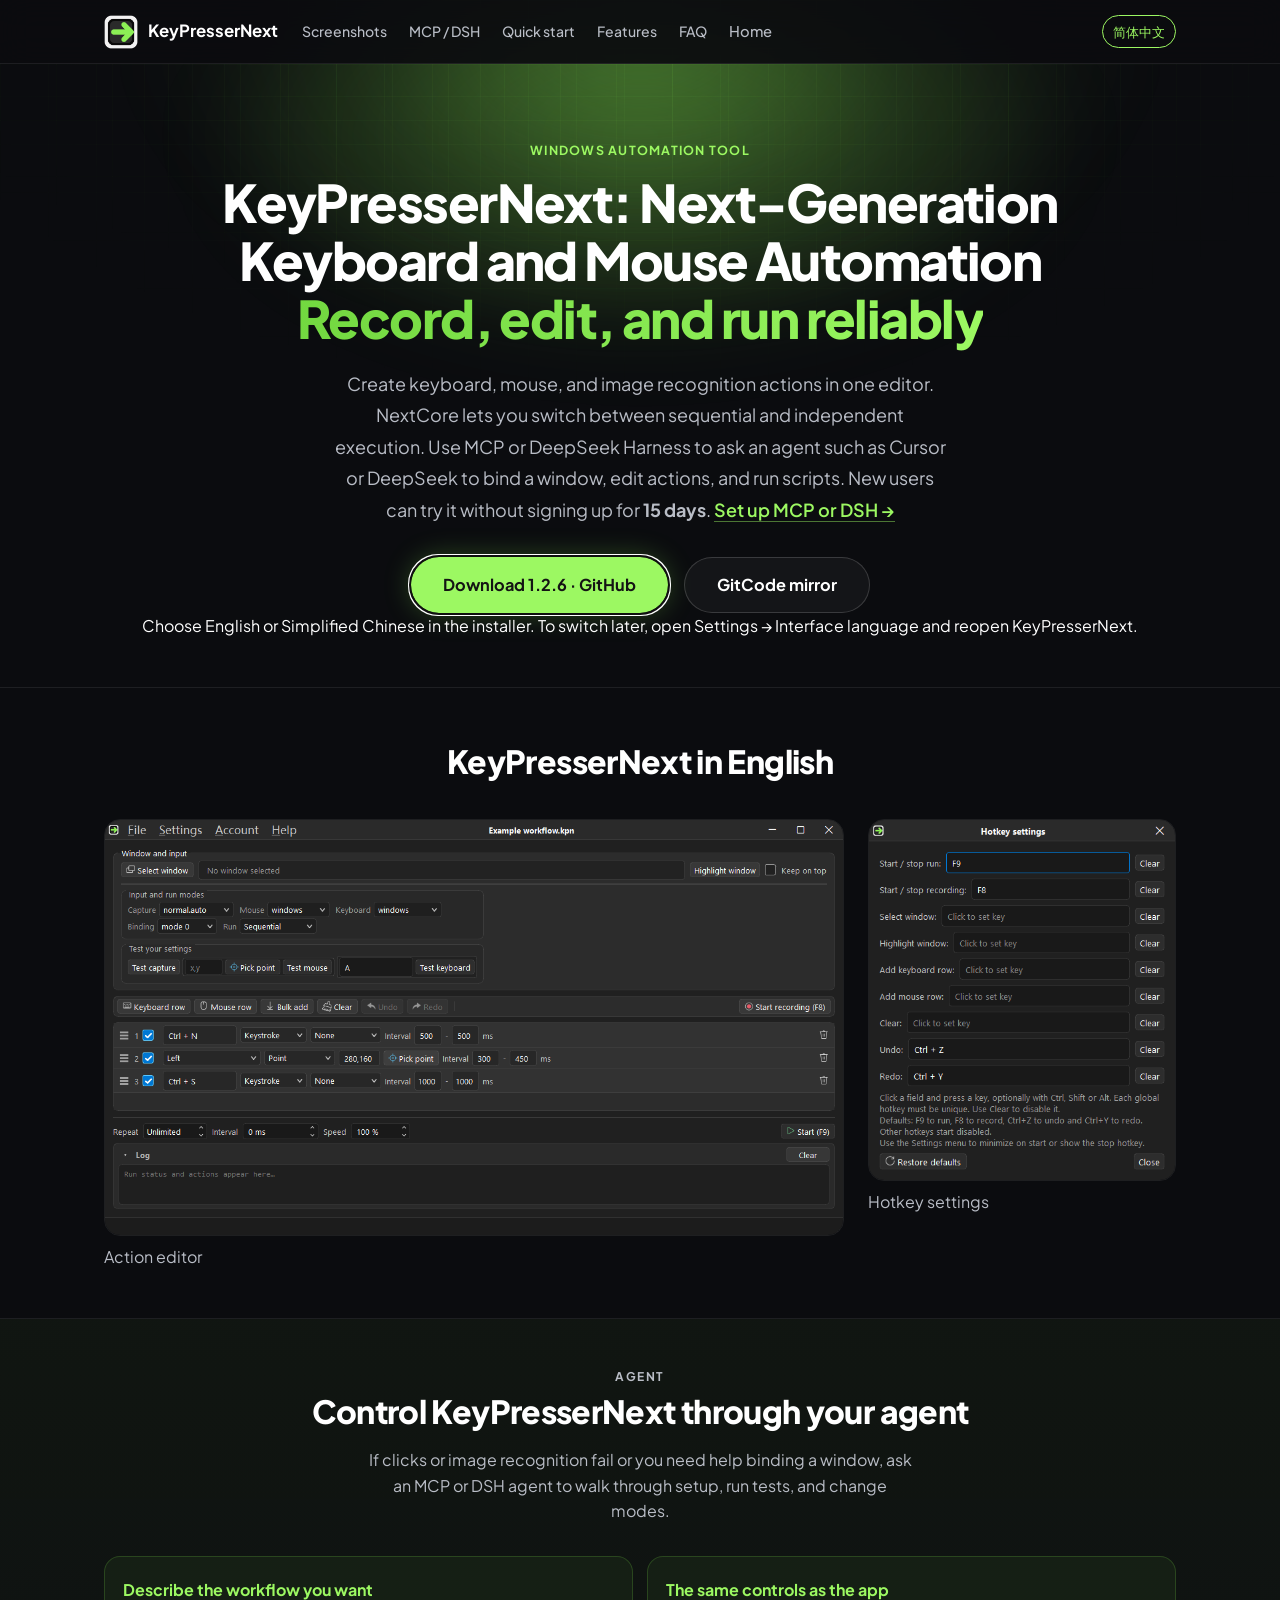
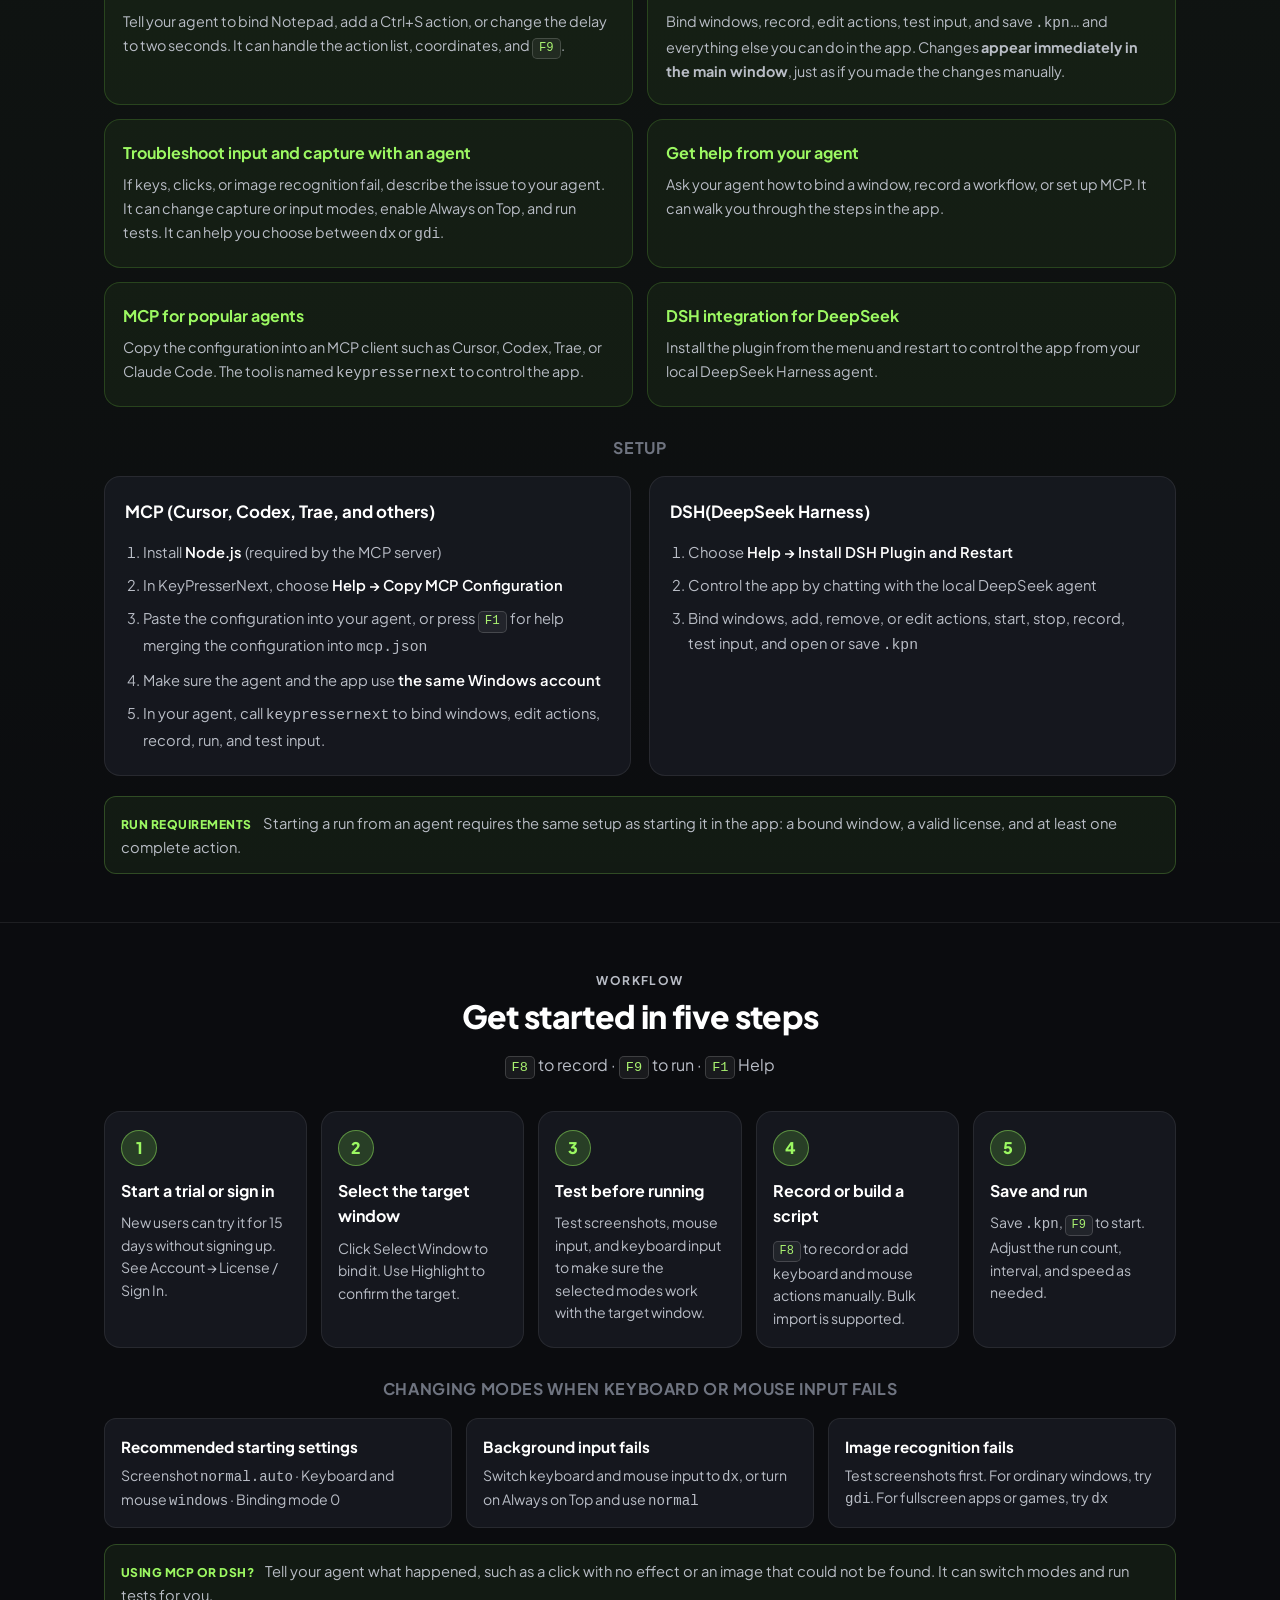
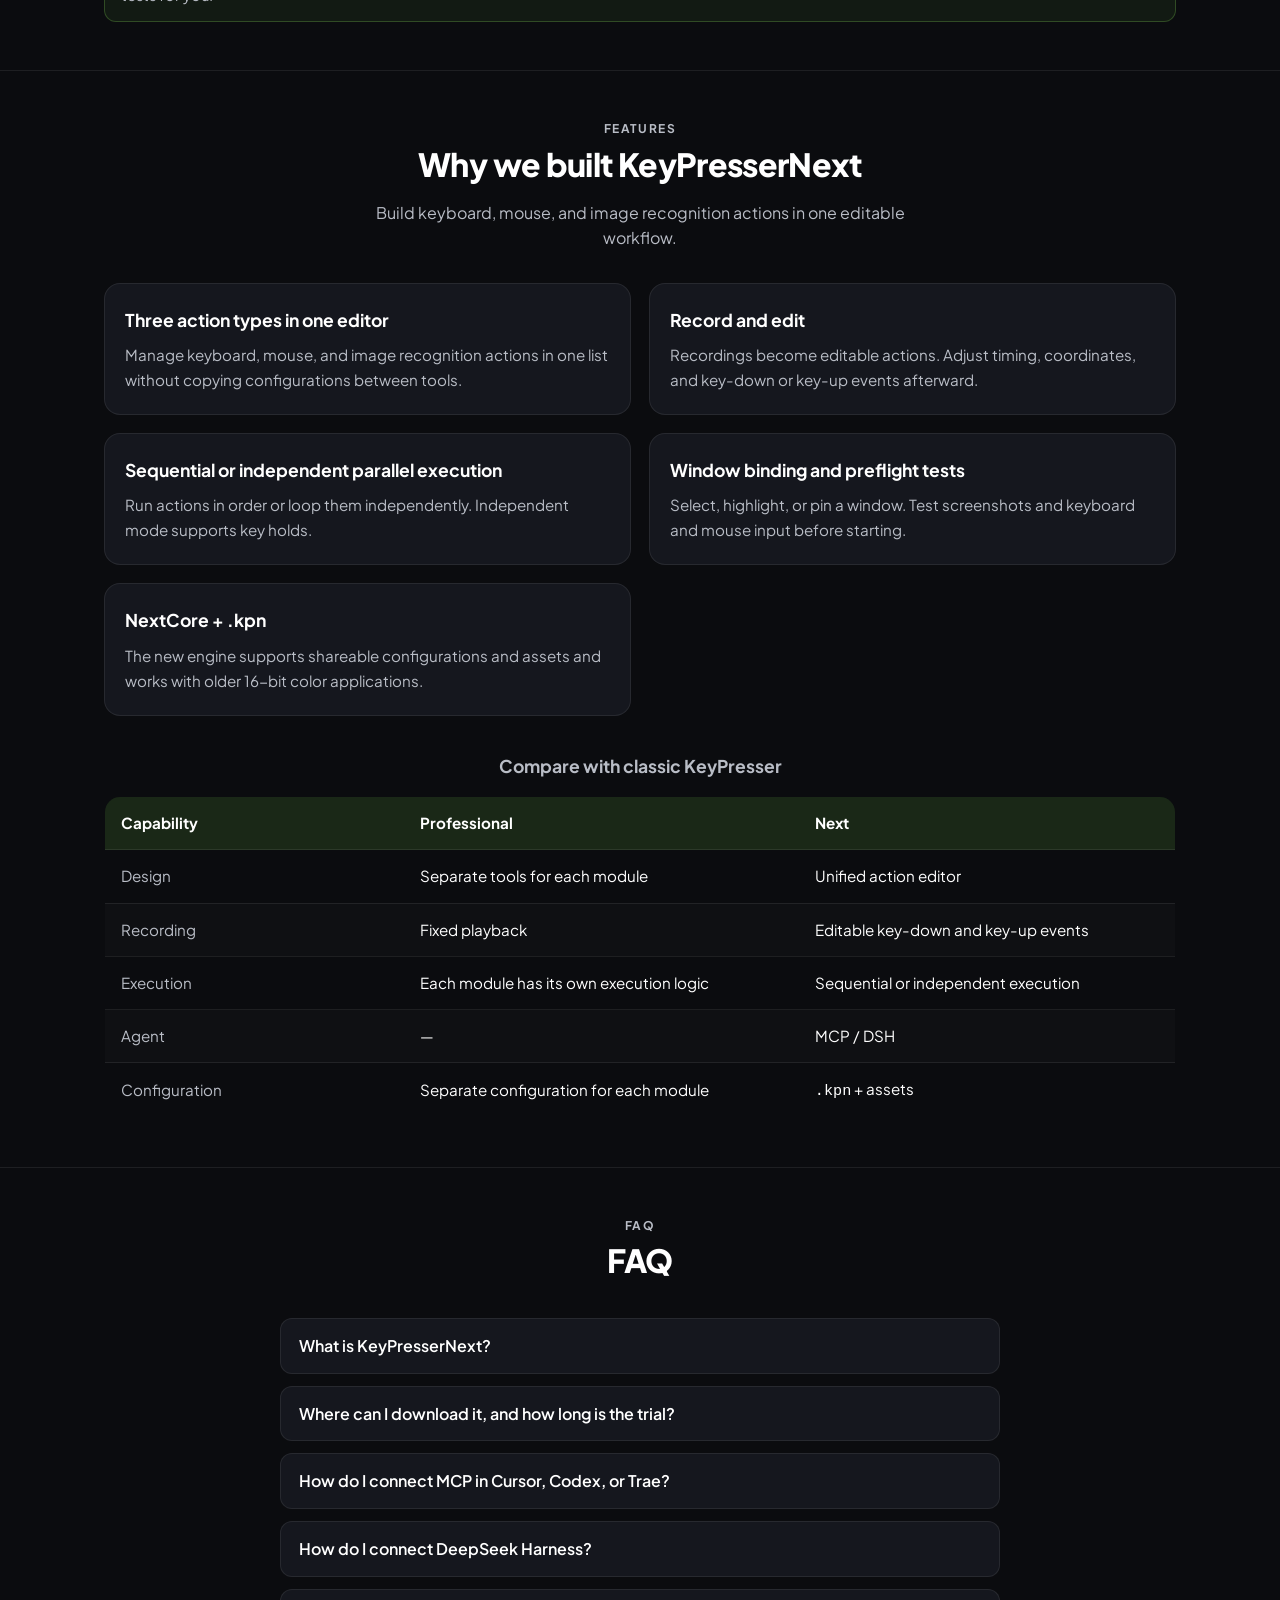
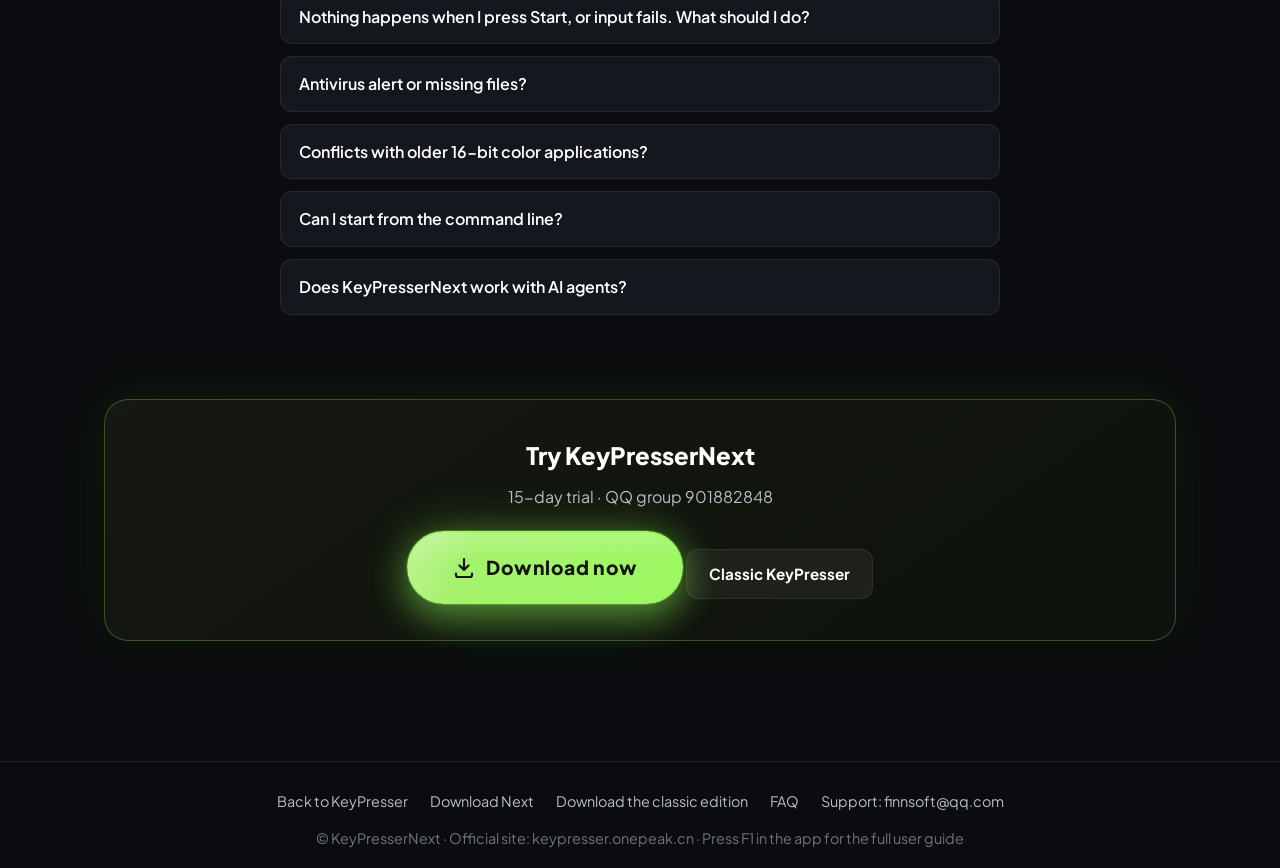
<file: update.html>
<!doctype html>
<html lang="zh-CN">
<head>
    <meta charset="utf-8">
    <meta name="viewport" content="width=device-width, initial-scale=1">
    <meta name="robots" content="noindex">
    <title>KeyPresserNext · 下载更新 / Download update</title>
    <script>
        const language = navigator.languages?.[0] || navigator.language || "zh-CN";
        const isChinese = /^zh(?:-|$)/i.test(language);
        window.location.replace(isChinese ? "./#download" : "./en.html#download");
    </script>
</head>
<body>
    <main>
        <h1>KeyPresserNext</h1>
        <ul>
            <li><a href="./#download" lang="zh-CN">简体中文下载</a></li>
            <li><a href="./en.html#download" lang="en">Download in English</a></li>
        </ul>
    </main>
</body>
</html>
</file>
<file: language.css>
.language-switch {
    flex: none;
    margin-inline-start: auto;
    padding: 5px 10px;
    border: 1px solid currentColor;
    border-radius: 999px;
    color: var(--accent-bright, #a78bfa);
    font-size: 0.82rem;
    white-space: nowrap;
    text-decoration: none;
}

.language-switch:hover,
.language-switch:focus-visible {
    color: inherit;
}

@media (max-width: 1050px) {
    html[lang="en"] .nav-inner { gap: 12px; }
    html[lang="en"] .nav-links { gap: 12px; }
}

@media (max-width: 900px) {
    html[lang="en"] .nav-links a[href^="#"] { display: none; }
}
</file>
